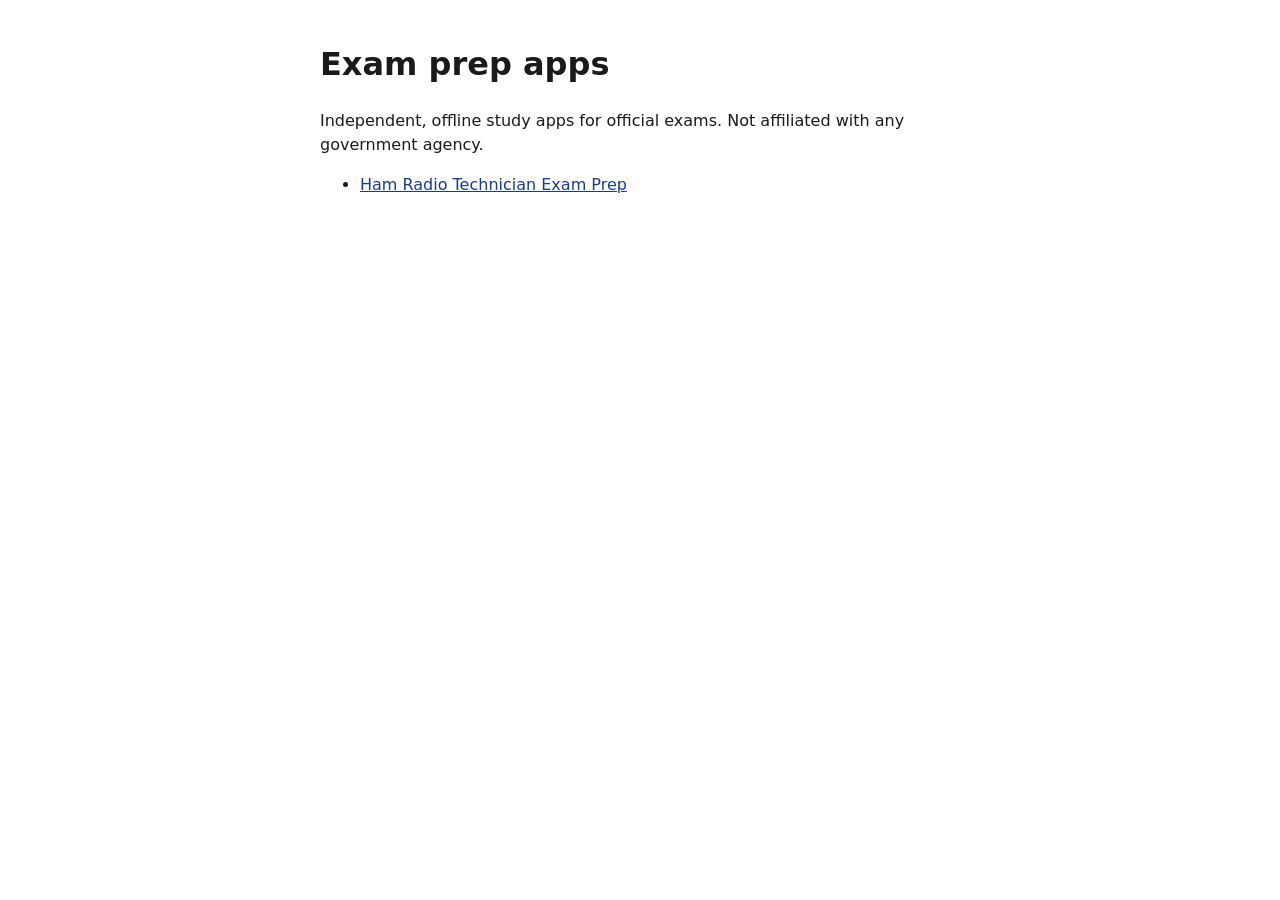
<file: index.html>
<!doctype html>
<html lang="en"><head><meta charset="utf-8"><meta name="viewport" content="width=device-width,initial-scale=1">
<title>Exam prep apps</title>
<style>body{font:16px/1.5 system-ui,sans-serif;max-width:640px;margin:40px auto;padding:0 16px;color:#1a1a1a;background:#fff}a{color:#1B3A8C}</style></head>
<body><h1>Exam prep apps</h1>
<p>Independent, offline study apps for official exams. Not affiliated with any government agency.</p>
<ul>
<li><a href="https://play.google.com/store/apps/details?id=app.hamprep.technician">Ham Radio Technician Exam Prep</a></li>
</ul></body></html>
</file>
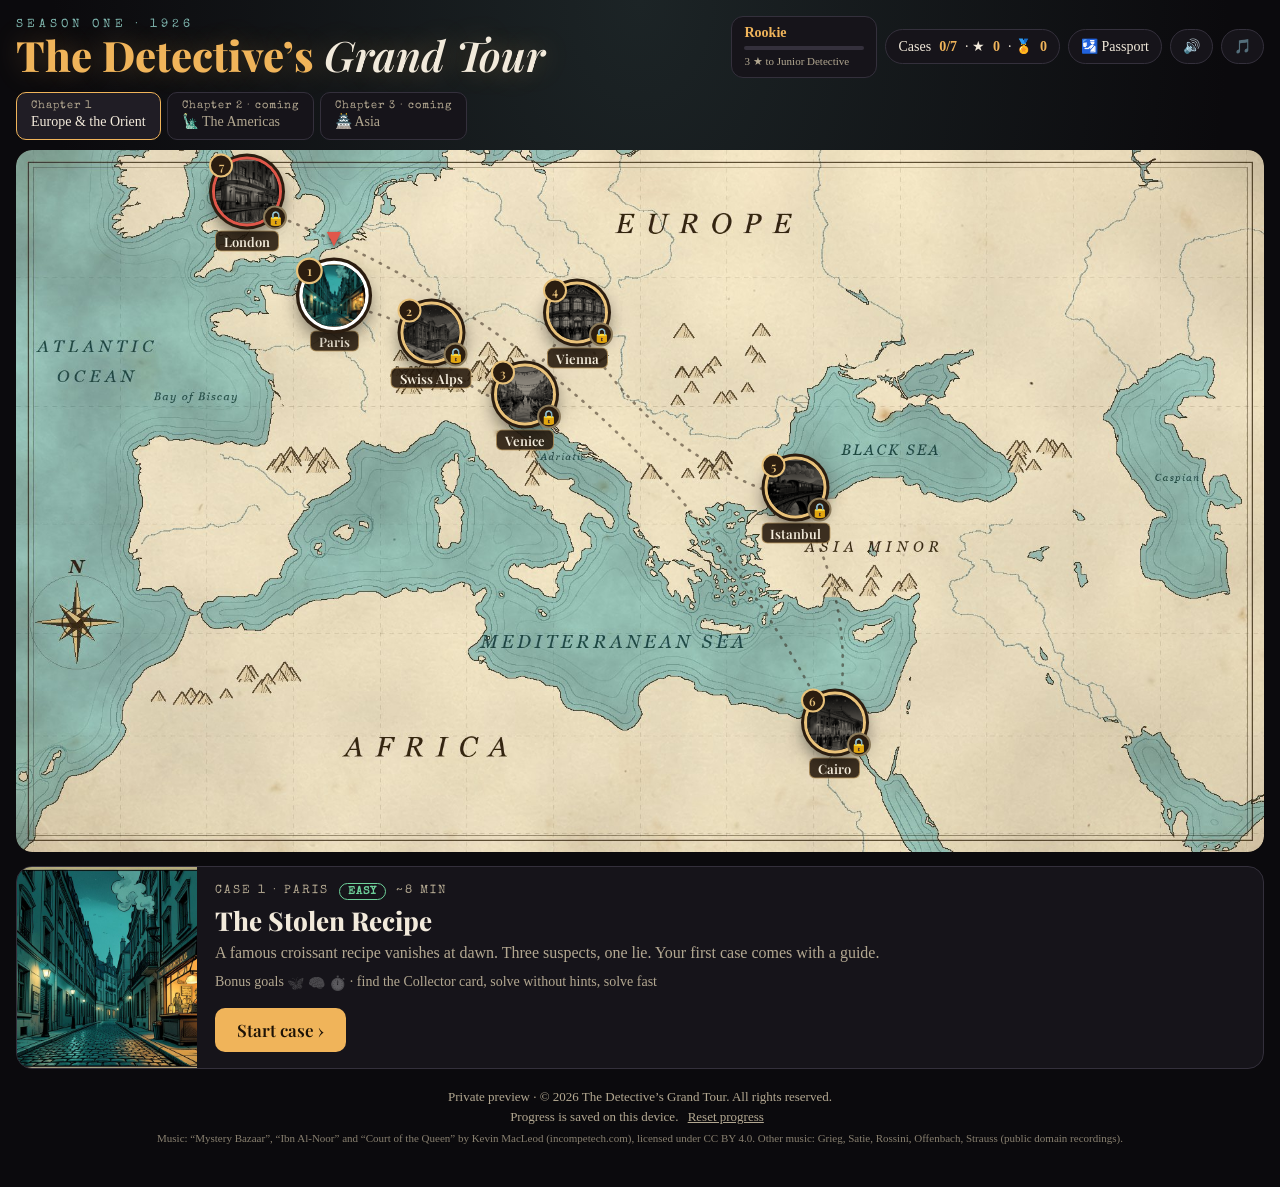
<file: case-files-fkryc/index.html>
<!doctype html>
<html lang="en">
<head>
<meta charset="utf-8">
<meta name="robots" content="noindex, nofollow">
<meta name="viewport" content="width=device-width,initial-scale=1,viewport-fit=cover">
<script src="shared/device.js"></script>
<title>The Detective's Grand Tour</title>
<meta name="description" content="A motion-comic detective game. Travel the world of 1926, question suspects, catch the liar.">
<link rel="preconnect" href="https://fonts.googleapis.com">
<link href="https://fonts.googleapis.com/css2?family=Special+Elite&family=Bangers&family=Playfair+Display:ital,wght@0,600;0,800;1,600&display=swap" rel="stylesheet">
<style>
:root { color-scheme: dark; --bg: #0b0a0d; --panel: #16141a; --panel2: #201d25; --line: #34303c; --text: #f2eadb; --muted: #b3a891; --amber: #f0b45a; --teal: #7fb7b0; --red: #e0574a; --good: #6fd29b; --ink: #2b1d10; --moth: #b9a6ff; }
* { box-sizing: border-box; }
html, body { margin: 0; background: var(--bg); color: var(--text); font: 16px/1.5 Georgia, serif; }
body { min-height: 100vh; background: radial-gradient(ellipse at top, #1c2426 0%, var(--bg) 65%) fixed; overflow-x: hidden; }
button { font: inherit; color: inherit; cursor: pointer; }
.wrap { max-width: 1400px; margin: 0 auto; padding: 0 16px; }

/* header */
header { display: flex; align-items: flex-end; justify-content: space-between; gap: 12px; flex-wrap: wrap; padding-top: 16px; }
.brand .kicker { margin: 0; font: 12px "Special Elite", monospace; letter-spacing: 4px; text-transform: uppercase; color: var(--teal); }
.brand h1 { margin: 2px 0 0; font: 800 clamp(26px, 5vw, 42px)/1.05 "Playfair Display", Georgia, serif; color: var(--amber); text-shadow: 0 0 28px rgba(240,180,90,.3); }
.brand h1 i { font-weight: 600; color: var(--text); }
.hud { display: flex; gap: 8px; align-items: center; flex-wrap: wrap; }
.pill { display: flex; gap: 8px; align-items: center; background: var(--panel); border: 1px solid var(--line); border-radius: 99px; padding: 6px 12px; font-size: 14px; white-space: nowrap; }
.pill b { color: var(--amber); }
.rank { flex-direction: column; align-items: flex-start; gap: 3px; border-radius: 12px; padding: 5px 12px 7px; }
.rank .bar { width: 120px; height: 4px; background: var(--line); border-radius: 4px; overflow: hidden; } .rank .bar i { display: block; height: 100%; background: var(--amber); transition: width .8s; }
.rank small { color: var(--muted); font-size: 11px; }
.iconbtn { background: var(--panel); border: 1px solid var(--line); border-radius: 99px; padding: 6px 12px; font-size: 14px; transition: border-color .2s; }
.iconbtn:hover { border-color: var(--amber); }
#mmus.off { opacity: .35; filter: grayscale(1); }

/* chapters */
.chapters { display: flex; gap: 6px; margin: 14px 0 10px; overflow-x: auto; scrollbar-width: none; }
.chapters button { flex: 0 0 auto; background: var(--panel); border: 1px solid var(--line); border-radius: 10px; padding: 7px 14px; font-size: 14px; color: var(--muted); text-align: left; }
.chapters button.on { color: var(--text); border-color: var(--amber); background: var(--panel2); }
.chapters button small { display: block; font: 11px "Special Elite", monospace; letter-spacing: 1px; color: var(--muted); }

/* map */
.mapwrap { overflow-x: auto; overflow-y: hidden; scrollbar-width: thin; -webkit-overflow-scrolling: touch; border-radius: 16px; }
.map { position: relative; width: max(100%, 980px); aspect-ratio: 16 / 9; border-radius: 16px; overflow: hidden; box-shadow: 0 20px 60px rgba(0,0,0,.6), 0 0 0 1px #4a3a22; }
.map > img { position: absolute; inset: 0; width: 100%; height: 100%; object-fit: cover; display: block; }
.route { position: absolute; inset: 0; width: 100%; height: 100%; pointer-events: none; z-index: 1; }
.route .all { fill: none; stroke: rgba(43,29,16,.5); stroke-width: 4; stroke-dasharray: 2 12; stroke-linecap: round; }
.route .done { fill: none; stroke: #b4321f; stroke-width: 5; stroke-dasharray: 2 12; stroke-linecap: round; animation: march 1.6s linear infinite; }
.route .draw { fill: none; stroke: #b4321f; stroke-width: 5; stroke-linecap: round; }
@keyframes march { to { stroke-dashoffset: -28; } }
.train { position: absolute; z-index: 3; width: 44px; height: 44px; margin: -22px 0 0 -22px; font-size: 30px; line-height: 44px; text-align: center; filter: drop-shadow(0 3px 3px rgba(0,0,0,.5)); pointer-events: none; }
.puff { position: absolute; z-index: 2; width: 16px; height: 16px; margin: -8px; border-radius: 50%; background: rgba(250,245,235,.85); pointer-events: none; animation: puff 1.4s ease-out forwards; }
@keyframes puff { to { transform: translate(-10px, -30px) scale(2.6); opacity: 0; } }

.stop { position: absolute; z-index: 2; transform: translate(-50%, -50%); background: none; border: 0; padding: 0; display: flex; flex-direction: column; align-items: center; gap: 4px; }
.medal { position: relative; width: 62px; height: 62px; border-radius: 50%; border: 3px solid #e9c27a; box-shadow: 0 0 0 3px var(--ink), 0 8px 18px rgba(0,0,0,.55); transition: transform .2s; background: var(--ink); }
.medal img { width: 100%; height: 100%; border-radius: 50%; object-fit: cover; display: block; }
.num { position: absolute; left: -6px; top: -6px; width: 24px; height: 24px; border-radius: 50%; background: var(--ink); color: #e9c27a; border: 2px solid #e9c27a; font: 600 12px/20px "Playfair Display", serif; text-align: center; }
.tag { font: 600 13px "Playfair Display", serif; color: #fff7e6; background: rgba(43,29,16,.9); border: 1px solid rgba(233,194,122,.6); border-radius: 6px; padding: 1px 8px; white-space: nowrap; }
.stars { font-size: 13px; letter-spacing: 1px; color: #f4c35c; text-shadow: 0 1px 2px #000; line-height: 1; }
.stars .dim { opacity: .3; }
.stop:hover .medal, .stop.sel .medal { transform: scale(1.12); }
.stop.sel .medal { border-color: #fff; }
.stop.soon .medal img, .stop.locked .medal img { filter: grayscale(1) brightness(.55) sepia(.3); }
.stop.soon .medal { width: 48px; height: 48px; border-color: #8b7a5a; }
.stop.soon .tag { font-size: 12px; opacity: .9; }
.badge { position: absolute; right: -8px; bottom: -6px; font-size: 14px; background: var(--ink); border-radius: 50%; width: 24px; height: 24px; display: grid; place-items: center; border: 2px solid #8b7a5a; }
.mothb { position: absolute; right: -9px; top: -7px; font-size: 13px; background: #15121c; border: 1.5px solid var(--moth); border-radius: 50%; width: 22px; height: 22px; display: grid; place-items: center; }
.stop.open .medal { animation: beacon 1.8s ease-out infinite; }
@keyframes beacon { 0% { box-shadow: 0 0 0 3px var(--ink), 0 0 0 3px rgba(240,180,90,.9); } 100% { box-shadow: 0 0 0 3px var(--ink), 0 0 0 26px rgba(240,180,90,0); } }
.here { position: absolute; top: -34px; left: 50%; transform: translateX(-50%); font: 22px/1 Georgia; color: var(--red); text-shadow: 0 2px 4px rgba(0,0,0,.6); animation: bob 1.2s ease-in-out infinite; }
@keyframes bob { 50% { transform: translate(-50%, -6px); } }
.stop.finale .medal { width: 70px; height: 70px; border-color: var(--red); }
.stop.pop .medal { animation: popin .7s cubic-bezier(.3,1.7,.5,1) both; }
@keyframes popin { from { transform: scale(.2); } }
.inkstamp { position: absolute; left: 50%; top: 50%; z-index: 4; transform: translate(-50%, -50%) rotate(-14deg); font: 20px "Bangers", Impact, sans-serif; letter-spacing: 2px; color: #c0291c; border: 3px solid #c0291c; border-radius: 6px; padding: 0 8px; background: rgba(250,240,220,.75); animation: stampin .45s cubic-bezier(.3,1.6,.5,1) both; pointer-events: none; }
@keyframes stampin { from { opacity: 0; transform: translate(-50%, -50%) rotate(-14deg) scale(3.2); } }

/* locked chapter */
.chapterlock { aspect-ratio: 16 / 9; min-height: 320px; border-radius: 16px; display: grid; place-items: center; text-align: center; padding: 24px; background: radial-gradient(ellipse, #2a2116, #120e0a); border: 1px solid #4a3a22; }
.chapterlock .big { font-size: 54px; } .chapterlock h2 { font: 800 28px "Playfair Display", serif; margin: 6px 0; color: var(--amber); }
.chapterlock p { color: var(--muted); max-width: 460px; margin: 0 auto 14px; }

/* case card */
.case { display: grid; grid-template-columns: 180px 1fr; gap: 18px; background: var(--panel); border: 1px solid var(--line); border-radius: 16px; overflow: hidden; margin-top: 14px; animation: up .35s cubic-bezier(.2,.8,.2,1) both; }
@keyframes up { from { opacity: 0; transform: translateY(10px); } }
.case > img { width: 100%; height: 100%; min-height: 160px; object-fit: cover; display: block; }
.case .body { padding: 16px 16px 16px 0; display: flex; flex-direction: column; gap: 6px; }
.meta { font: 12px "Special Elite", monospace; letter-spacing: 2px; text-transform: uppercase; color: var(--muted); display: flex; gap: 10px; flex-wrap: wrap; align-items: center; }
.case h2 { margin: 0; font: 800 26px/1.15 "Playfair Display", Georgia, serif; }
.case p { margin: 0; color: var(--muted); }
.diff { font: 600 11px "Special Elite", monospace; letter-spacing: 1px; text-transform: uppercase; padding: 2px 8px; border-radius: 99px; border: 1px solid; }
.diff.easy { color: var(--good); } .diff.medium { color: var(--amber); } .diff.hard { color: var(--red); }
.cta { margin-top: 8px; display: flex; gap: 12px; align-items: center; flex-wrap: wrap; }
.btn { display: inline-block; background: var(--amber); color: #1d1206; border: 0; border-radius: 10px; padding: 11px 22px; font: 600 17px "Playfair Display", Georgia, serif; text-decoration: none; transition: transform .15s, box-shadow .2s; }
.btn:hover { transform: translateY(-2px); box-shadow: 0 6px 20px rgba(240,180,90,.3); }
.btn.off { background: var(--panel2); color: var(--muted); border: 1px solid var(--line); pointer-events: none; }
.note { color: var(--muted); font-size: 14px; }
.mothnote { color: var(--moth); font-size: 13px; }
.foot { text-align: center; color: var(--muted); font-size: 13px; margin: 18px 0 40px; }
.foot .credits { font-size: 11px; opacity: .75; }
.foot button { background: none; border: 0; color: var(--muted); text-decoration: underline; font-size: 13px; }

/* overlays: passport, celebration */
.overlay { position: fixed; inset: 0; z-index: 30; background: rgba(5,4,3,.78); display: flex; align-items: center; justify-content: center; padding: 16px; animation: fade .25s both; }
@keyframes fade { from { opacity: 0; } }
.sheet { width: min(760px, 100%); max-height: 92vh; overflow: auto; border-radius: 16px; animation: pop .4s cubic-bezier(.2,1.3,.4,1) both; }
@keyframes pop { from { opacity: 0; transform: scale(.9) rotate(-1deg); } }
.passport { background: #efe2c4; color: var(--ink); padding: 22px; box-shadow: inset 0 0 60px rgba(120,80,30,.35); }
.passport h2 { font: 800 26px "Playfair Display", serif; margin: 0; text-align: center; letter-spacing: 3px; }
.passport .who { text-align: center; font: 13px "Special Elite", monospace; letter-spacing: 2px; margin: 4px 0 16px; }
.pages { display: grid; grid-template-columns: repeat(auto-fill, minmax(150px, 1fr)); gap: 12px; }
.page { position: relative; min-height: 140px; border: 1px dashed rgba(43,29,16,.35); border-radius: 8px; display: grid; place-items: center; padding: 22px 10px 10px; text-align: center; }
.page .city { position: absolute; left: 8px; top: 6px; font: 11px "Special Elite", monospace; letter-spacing: 1px; opacity: .55; text-transform: uppercase; }
.pstamp { border: 3px double currentColor; border-radius: 50%; width: 100px; height: 100px; margin: 0 auto; display: grid; place-content: center; transform: rotate(var(--r)); font: 700 13px "Playfair Display", serif; text-transform: uppercase; letter-spacing: 1px; line-height: 1.25; mix-blend-mode: multiply; opacity: .88; }
.pstamp small { font: 10px "Special Elite", monospace; letter-spacing: 1px; }
.page.empty .pstamp { border-style: dashed; opacity: .22; }
.souv { font-size: 12px; font-style: italic; margin-top: 6px; opacity: .8; }
.cfile { margin-top: 18px; background: #16121c; color: #e8e0f8; border-radius: 12px; padding: 14px; }
.cfile h3 { margin: 0 0 4px; font: 800 18px "Playfair Display", serif; color: var(--moth); }
.cards { display: flex; gap: 8px; flex-wrap: wrap; margin-top: 10px; }
.ccard { width: 58px; height: 36px; border-radius: 4px; display: grid; place-items: center; font-size: 15px; background: #050407; border: 1px solid #3a3346; box-shadow: 0 3px 8px rgba(0,0,0,.5); }
.ccard.got { border-color: var(--moth); box-shadow: 0 0 12px rgba(185,166,255,.35); } .ccard.no { opacity: .35; font: 13px Georgia; color: #888; }
.close { display: block; margin: 16px auto 0; }

.celebrate { text-align: center; background: var(--panel); border: 1px solid var(--amber); border-radius: 16px; padding: 26px 22px; width: min(440px, 100%); animation: pop .45s cubic-bezier(.2,1.3,.4,1) both; }
.celebrate .k { font: 12px "Special Elite", monospace; letter-spacing: 3px; color: var(--teal); text-transform: uppercase; }
.celebrate h2 { font: 800 30px "Playfair Display", serif; margin: 6px 0; color: var(--amber); }
.celebrate .stars { font-size: 34px; }
.banner { position: fixed; left: 50%; top: 18px; transform: translateX(-50%); z-index: 40; background: #1f1a12; border: 2px solid var(--amber); border-radius: 12px; padding: 10px 18px; font: 600 16px "Playfair Display", serif; box-shadow: 0 10px 30px rgba(0,0,0,.6); animation: drop .5s cubic-bezier(.2,1.4,.4,1) both; max-width: calc(100vw - 32px); text-align: center; }
@keyframes drop { from { opacity: 0; transform: translate(-50%, -30px); } }

.badges { display: inline-flex; gap: 4px; vertical-align: middle; } .badges i { font-style: normal; filter: grayscale(1); opacity: .3; } .badges i.on { filter: none; opacity: 1; } .badges.big { font-size: 20px; }
.passport .badges { display: flex; justify-content: center; margin-top: 4px; }
.consent { position: fixed; left: 50%; bottom: 14px; transform: translateX(-50%); z-index: 25; width: min(560px, calc(100vw - 32px)); background: #1f1a12; border: 1px solid var(--amber); border-radius: 14px; padding: 12px 14px; box-shadow: 0 10px 40px rgba(0,0,0,.6); font-size: 14px; animation: drop .5s both; }
.consent p { margin: 0 0 8px; } .consent .btn { padding: 7px 14px; font-size: 14px; } .consent .btn.ghost { background: transparent; color: var(--text); border: 1px solid var(--line); }
@media (max-width: 620px) {
  .case { grid-template-columns: 1fr; gap: 0; } .case > img { display: none; } .case .body { padding: 14px; } .case h2 { font-size: 22px; }
  .map { width: 980px; } .rank .bar { width: 90px; }
}
@media (prefers-reduced-motion: reduce) { *, *::before, *::after { animation: none !important; transition: none !important; } }

/* ===================== phone layout (html.phone, set by shared/device.js) ===================== */
.lbl-s { display: none; }
html.phone body { overflow: hidden; -webkit-tap-highlight-color: transparent; }
html.phone .wrap { height: 100vh; height: 100dvh; display: flex; flex-direction: column; padding: 0; }
html.phone header { flex: 0 0 auto; flex-wrap: nowrap; align-items: center; gap: 8px; padding: calc(8px + env(safe-area-inset-top)) 12px 6px; }
html.phone .brand { min-width: 0; } html.phone .brand .kicker { font-size: 9.5px; letter-spacing: 2.5px; }
html.phone .brand h1 { font-size: 21px; white-space: nowrap; }
html.phone .hud { flex-wrap: nowrap; gap: 6px; }
html.phone .hud .pill:not(.rank) { display: none; }
html.phone .rank { padding: 4px 10px 5px; } html.phone .rank b { font-size: 13px; } html.phone .rank .bar { width: 64px; } html.phone .rank small { display: none; }
html.phone .lbl { display: none; } html.phone .lbl-s { display: inline; }
html.phone .iconbtn { padding: 7px 10px; font-size: 16px; }
html.phone .chapters { flex: 0 0 auto; margin: 0; padding: 2px 12px 8px; gap: 6px; }
html.phone .chapters button { padding: 4px 11px; font-size: 13px; border-radius: 99px; }
html.phone .chapters button small { display: none; }
html.phone #stage { flex: 1 1 auto; min-height: 0; position: relative; }
html.phone .mapwrap { height: 100%; overflow: auto; border-radius: 0; scrollbar-width: none; overscroll-behavior: contain; }
html.phone .mapwrap::-webkit-scrollbar { display: none; }
html.phone .map { width: auto; height: max(100%, 560px); aspect-ratio: 16 / 9; border-radius: 0; box-shadow: none; }
html.phone .medal { width: 58px; height: 58px; } html.phone .stop.soon .medal { width: 46px; height: 46px; } html.phone .stop.finale .medal { width: 64px; height: 64px; }
html.phone .stop .tag { font-size: 13px; }
html.phone .chapterlock { height: 100%; min-height: 0; aspect-ratio: auto; border-radius: 0; border: 0; }
html.phone #card { flex: 0 0 auto; position: relative; z-index: 5; }
html.phone .case { margin: 0; border-radius: 18px 18px 0 0; border-bottom: 0; grid-template-columns: 1fr; gap: 0; box-shadow: 0 -10px 30px rgba(0,0,0,.55); }
html.phone .case > img { display: none; }
html.phone .case .body { padding: 12px 16px calc(14px + env(safe-area-inset-bottom)); gap: 4px; }
html.phone .case h2 { font-size: 21px; }
html.phone .case p { font-size: 14.5px; line-height: 1.4; display: -webkit-box; -webkit-line-clamp: 2; -webkit-box-orient: vertical; overflow: hidden; }
html.phone .case .note { font-size: 13px; }
html.phone .cta { margin-top: 6px; } html.phone .cta .btn { flex: 1 1 auto; text-align: center; padding: 13px 18px; font-size: 18px; }
html.phone .cta .note { flex: 1 1 100%; text-align: center; }
html.phone .foot { display: none; }
@media (max-width: 400px) { html.phone .iconbtn { padding: 6px 7px; font-size: 15px; } html.phone .rank .bar { display: none; } html.phone .rank { padding: 5px 9px; } html.phone .brand h1 { font-size: 19px; } html.phone .brand .kicker { letter-spacing: 1.5px; white-space: nowrap; } html.phone .hud { gap: 4px; } }
@media (max-height: 760px) { html.phone .case .body > .note { display: none; } html.phone .case p { -webkit-line-clamp: 1; } }
html.phone .overlay { align-items: flex-end; padding: 0; }
html.phone .sheet { width: 100%; max-height: 90vh; border-radius: 18px 18px 0 0; padding-bottom: calc(22px + env(safe-area-inset-bottom)); }
html.phone .pages { grid-template-columns: repeat(2, 1fr); gap: 8px; }
html.phone .pstamp { width: 84px; height: 84px; font-size: 11px; }
html.phone .celebrate { margin-bottom: calc(24px + env(safe-area-inset-bottom)); width: calc(100% - 24px); }
html.phone .celebrate .btn { width: 100%; padding: 14px; }
html.phone .consent { bottom: calc(12px + env(safe-area-inset-bottom)); }
html.phone .banner { top: calc(10px + env(safe-area-inset-top)); }
</style>
</head>
<body>
<div class="wrap">
  <header>
    <div class="brand"><p class="kicker">Season one · 1926</p><h1><span class="lbl">The Detective’s </span><i>Grand Tour</i></h1></div>
    <div class="hud" id="hud"></div>
  </header>
  <nav class="chapters" id="chapters"></nav>
  <div id="stage"></div>
  <div id="card"></div>
  <p class="foot">Private preview · © 2026 The Detective’s Grand Tour. All rights reserved.<br>Progress is saved on this device. <button id="reset">Reset progress</button><br><span class="credits">Music: “Mystery Bazaar”, “Ibn Al-Noor” and “Court of the Queen” by Kevin MacLeod (incompetech.com), licensed under CC BY 4.0. Other music: Grieg, Satie, Rossini, Offenbach, Strauss (public domain recordings).</span></p>
</div>

<script src="tour/chapter1.js"></script>
<script src="shared/track.js"></script>
<script>
// ===== Tour data. Release 1: chapter 1, cases 1-3 playable; the rest "Coming soon". =====
// ready = built and playable. dev = playable only with ?dev in the address (local testing).
var CHAPTERS = [
  { id: "chapter1", name: "Europe & the Orient", sub: "Chapter 1", map: "chapter1", stops: [
    { id: "paris",    city: "Paris",      title: "The Stolen Recipe",           diff: "easy",   mins: 8,  ready: true, href: "paris/index.html", thumb: "paris/img/co_1.jpg", souvenir: "A golden croissant recipe",
      blurb: "A famous croissant recipe vanishes at dawn. Three suspects, one lie. Your first case comes with a guide." },
    { id: "alps",     city: "Swiss Alps", title: "Snowbound at the Sanatorium", diff: "easy",   mins: 10, ready: true, href: "alps/index.html", nudge: [-2.6, -2.2], thumb: "alps/img/co_1.jpg", souvenir: "Anton’s winning ski badge",
      blurb: "Someone drugged the champion’s cocoa the night before the big race. Four guests, one liar." },
    { id: "venice",   city: "Venice",     title: "Masks at the Regatta",        diff: "easy",   mins: 12, ready: true, href: "venice/index.html", nudge: [1.4, 1.8], thumb: "venice/img/co_1.jpg", souvenir: "A gold-and-crimson mask ribbon",
      blurb: "The Golden Oar disappears an hour before the race. This time, someone lies about someone else." },
    { id: "vienna",   city: "Vienna",     title: "The Last Aria",               diff: "medium", mins: 14, ready: true, href: "vienna/index.html", thumb: "vienna/img/co_1.jpg",
      blurb: "Opening night. The diva hits her high note, and the lights go out." },
    { id: "istanbul", city: "Istanbul",   title: "Last Stop, Constantinople",   diff: "medium", mins: 15, ready: true, href: "istanbul/index.html", thumb: "istanbul/img/co_1.jpg",
      blurb: "The night train arrives with one passenger fewer than it left with." },
    { id: "cairo",    city: "Cairo",      title: "The Pharaoh’s Gala",          diff: "medium", mins: 16, ready: true, href: "cairo/index.html", thumb: "cairo/img/co_1.jpg", ship: true,
      blurb: "A golden scarab vanishes from a sealed case during the museum’s grand gala." },
    { id: "seance",   city: "London",     title: "The Séance at Hotel Lumière", diff: "hard",   mins: 20, ready: true, finale: true, ship: true, pin: "london", nudge: [-3.5, -4.5], href: "seance/index.html", thumb: "seance/img/co_p1.jpg",
      blurb: "The chapter finale. Seven hands joined in the dark. One of them let go. And the Collector is in the room." }
  ] },
  { id: "chapter2", name: "The Americas", sub: "Chapter 2", icon: "🗽", lockedText: "New York, Chicago, New Orleans, Havana… The Collector crosses the Atlantic." },
  { id: "chapter3", name: "Asia", sub: "Chapter 3", icon: "🏯", lockedText: "Bombay, Shanghai, Tokyo… The trail leads east." }
];
var RANKS = [[0, "Rookie"], [3, "Junior Detective"], [6, "Detective"], [9, "Inspector"], [13, "Chief Inspector"], [18, "Legend of the Yard"]];
var DEV = /[?&]dev/.test(location.search);
var CREDITS = "Music: “Mystery Bazaar”, “Ibn Al-Noor” and “Court of the Queen” by Kevin MacLeod (incompetech.com), licensed under CC BY 4.0. Other music: Grieg, Satie, Rossini, Offenbach, Strauss (public domain recordings).";
var CH = CHAPTERS[0], STOPS = CH.stops, PINS = window.MAPS[CH.map].pins;

// ===== storage (reads and writes may fail in private windows) =====
function getj(k, d) { try { var v = JSON.parse(localStorage.getItem(k)); return v == null ? d : v; } catch (e) { return d; } }
function setj(k, v) { try { localStorage.setItem(k, JSON.stringify(v)); } catch (e) {} }
function saved(id) { return getj("episode." + id + ".v1", {}) || {}; }
var GOALS = [["moth", "🦋", "Sharp eye: found the Collector card"], ["nohint", "🧠", "Own wits: solved without hints"], ["fast", "⏱️", "Quick wit: solved fast"]];
function badgeRow(id, big) { var b = getj("badges." + id, []); return '<span class="badges' + (big ? " big" : "") + '">' + GOALS.map(function (g) { return '<i class="' + (b.indexOf(g[0]) >= 0 ? "on" : "") + '" title="' + g[2] + '">' + g[1] + "</i>"; }).join("") + "</span>"; }
function badgeCount() { return STOPS.reduce(function (a, s) { return a + getj("badges." + s.id, []).length; }, 0); }
function starsOf(id) { var s = saved(id); if (!s.solved) return 0; return s.stars || Math.max(1, 3 - (s.wrong || 0) - (id === "seance" ? (s.hints || 0) : 0)); }
function playable(s) { return s.ready || (DEV && s.dev); }
function esc(t) { return String(t).replace(/[&<>"]/g, function (c) { return { "&": "&amp;", "<": "&lt;", ">": "&gt;", '"': "&quot;" }[c]; }); }
function statuses() {
  var blocked = false;
  return STOPS.map(function (s) { if (!playable(s)) return "soon"; if (starsOf(s.id)) return "solved"; if (blocked) return "locked"; blocked = true; return "open"; });
}
function totalStars() { return STOPS.reduce(function (a, s) { return a + starsOf(s.id); }, 0); }
function rankOf(n) { var r = RANKS[0], next = RANKS[1]; RANKS.forEach(function (x, i) { if (n >= x[0]) { r = x; next = RANKS[i + 1] || null; } }); return { name: r[1], from: r[0], next: next }; }

// ===== sound: synthesised with WebAudio (no audio files, no licences) =====
var SND = (function () {
  var ctx = null, master = null, amb = null, on = getj("tour.sound", true);
  function init() { if (ctx) return; try { ctx = new (window.AudioContext || window.webkitAudioContext)(); master = ctx.createGain(); master.gain.value = on ? 1 : 0; master.connect(ctx.destination); } catch (e) { ctx = null; } }
  function brown(sec) { var b = ctx.createBuffer(1, ctx.sampleRate * sec, ctx.sampleRate), d = b.getChannelData(0), last = 0; for (var i = 0; i < d.length; i++) { last = (last + 0.02 * (Math.random() * 2 - 1)) / 1.02; d[i] = last * 3.5; } return b; }
  function white(sec) { var b = ctx.createBuffer(1, ctx.sampleRate * sec, ctx.sampleRate), d = b.getChannelData(0); for (var i = 0; i < d.length; i++) d[i] = Math.random() * 2 - 1; return b; }
  function env(g, t, a, peak, dec) { g.gain.setValueAtTime(0.0001, t); g.gain.exponentialRampToValueAtTime(peak, t + a); g.gain.exponentialRampToValueAtTime(0.0001, t + a + dec); }
  function tone(type, f0, f1, dur, vol, at) { if (!ctx) return; var t = ctx.currentTime + (at || 0), o = ctx.createOscillator(), g = ctx.createGain(); o.type = type; o.frequency.setValueAtTime(f0, t); if (f1) o.frequency.exponentialRampToValueAtTime(f1, t + dur); env(g, t, 0.005, vol, dur); o.connect(g); g.connect(master); o.start(t); o.stop(t + dur + 0.05); }
  function burst(buf, type, freq, q, dur, vol, at) { if (!ctx) return; var t = ctx.currentTime + (at || 0), s = ctx.createBufferSource(), f = ctx.createBiquadFilter(), g = ctx.createGain(); s.buffer = buf; f.type = type; f.frequency.value = freq; f.Q.value = q; env(g, t, 0.004, vol, dur); s.connect(f); f.connect(g); g.connect(master); s.start(t); s.stop(t + dur + 0.05); }
  var api = {
    unlock: function () { init(); if (ctx && ctx.state === "suspended") ctx.resume(); if (on) api.ambience(); api.music(); },
    // map music: Grieg, Morning Mood (Musopen, public domain), quiet loop under the harbour sound
    music: function () { if (!api._m) { try { api._m = new Audio("tour/audio/music.m4a"); api._m.loop = true; api._m.volume = 0.22; } catch (e) { return; } } if (on && getj("tour.music", true)) api._m.play().catch(function () {}); else api._m.pause(); },
    musicOn: function () { return getj("tour.music", true); },
    toggleMusic: function () { setj("tour.music", !getj("tour.music", true)); api.music(); return getj("tour.music", true); },
    isOn: function () { return on; },
    toggle: function () { on = !on; setj("tour.sound", on); init(); if (master) master.gain.setTargetAtTime(on ? 1 : 0, ctx.currentTime, 0.05); if (on) api.ambience(); api.music(); return on; },
    tick: function () { tone("triangle", 1800, 1200, 0.05, 0.08); },
    paper: function () { if (ctx) burst(white(0.3), "bandpass", 2400, 0.7, 0.22, 0.25); },
    stamp: function (at) { if (!ctx) return; tone("sine", 140, 45, 0.25, 0.9, at); burst(white(0.1), "lowpass", 900, 0.8, 0.06, 0.6, at); },
    chuff: function (at) { if (ctx) burst(white(0.3), "lowpass", 700 + Math.random() * 300, 1.2, 0.16, 0.5, at); },
    whistle: function (at) { if (!ctx) return; [740, 932, 1108].forEach(function (f) { tone("sine", f, f * 0.99, 1.1, 0.12, at); }); burst(white(1.2), "bandpass", 1000, 4, 1.0, 0.12, at); },
    horn: function (at) { if (!ctx) return; tone("sawtooth", 98, 96, 1.8, 0.06, at); tone("sawtooth", 147, 145, 1.8, 0.04, at); },
    ding: function (at) { if (!ctx) return; tone("sine", 1318, 0, 1.4, 0.22, at); tone("sine", 2636, 0, 0.9, 0.08, at); tone("sine", 1975, 0, 1.1, 0.07, (at || 0) + 0.12); },
    fanfare: function () { if (!ctx) return; [523, 659, 784, 1046].forEach(function (f, i) { tone("triangle", f, 0, 0.5, 0.16, i * 0.11); }); },
    ambience: function () { // a quiet harbour: slow waves of filtered noise, now and then a far-off ship horn
      if (!ctx || amb) return;
      var s = ctx.createBufferSource(); s.buffer = brown(4); s.loop = true;
      var f = ctx.createBiquadFilter(); f.type = "lowpass"; f.frequency.value = 520;
      var g = ctx.createGain(); g.gain.value = 0.035;
      var lfo = ctx.createOscillator(), lg = ctx.createGain(); lfo.frequency.value = 0.09; lg.gain.value = 0.03; lfo.connect(lg); lg.connect(g.gain);
      s.connect(f); f.connect(g); g.connect(master); s.start(); lfo.start(); amb = s;
      (function far() { setTimeout(function () { if (on && ctx) { tone("sawtooth", 98, 96, 2.2, 0.02); tone("sawtooth", 147, 145, 2.2, 0.012); } far(); }, 25000 + Math.random() * 30000); })();
    }
  };
  return api;
})();
["pointerdown", "keydown"].forEach(function (ev) { window.addEventListener(ev, function () { SND.unlock(); }, { once: true }); });

// ===== drawing =====
var stage = document.getElementById("stage"), card = document.getElementById("card");
var ST = statuses(), chapterIdx = 0, TRIP = -1;
var selected = ST.indexOf("open") >= 0 ? ST.indexOf("open") : Math.max(0, ST.lastIndexOf("solved"));

function pin(s) { var p = PINS[s.pin || s.id], n = s.nudge || [0, 0]; return [p[0] + n[0], p[1] + n[1]]; } // nudge: keep close cities from overlapping
function xy(i) { var p = pin(STOPS[i]); return [p[0] / 100 * 1920, p[1] / 100 * 1080]; }
function seg(a, b, k) { var mx = (a[0] + b[0]) / 2, my = (a[1] + b[1]) / 2, dx = b[0] - a[0], dy = b[1] - a[1], bend = (k % 2 ? -1 : 1) * 0.2;
  return " Q " + (mx - dy * bend).toFixed(1) + " " + (my + dx * bend).toFixed(1) + " " + b[0].toFixed(1) + " " + b[1].toFixed(1); }
function pathUpTo(n) { var d = "M " + xy(0).join(" "); for (var i = 1; i <= n; i++) d += seg(xy(i - 1), xy(i), i); return d; }
function starRow(n) { return [0, 1, 2].map(function (k) { return k < n ? "★" : '<span class="dim">★</span>'; }).join(""); }

function drawHud() {
  var n = totalStars(), r = rankOf(n), solved = ST.filter(function (x) { return x === "solved"; }).length;
  var pct = r.next ? Math.round((n - r.from) / (r.next[0] - r.from) * 100) : 100;
  document.getElementById("hud").innerHTML =
    '<div class="pill rank" title="Earn stars to rise in rank"><b>' + esc(r.name) + '<span class="lbl-s"> · ★ ' + n + '</span></b><span class="bar"><i style="width:' + pct + '%"></i></span><small>' + (r.next ? (r.next[0] - n) + " ★ to " + esc(r.next[1]) : "Top rank") + "</small></div>" +
    '<div class="pill">Cases <b>' + solved + "/" + STOPS.length + "</b> · ★ <b>" + n + "</b> · 🏅 <b>" + badgeCount() + "</b></div>" +
    '<button class="iconbtn" id="pp" aria-label="Passport">🛂<span class="lbl"> Passport</span></button><button class="iconbtn" id="snd" aria-label="Sound on or off">' + (SND.isOn() ? "🔊" : "🔇") + '</button><button class="iconbtn' + (SND.musicOn() ? "" : " off") + '" id="mmus" aria-label="Music on or off" title="Music">🎵</button>';
  document.getElementById("pp").onclick = function () { SND.paper(); passport(); };
  document.getElementById("snd").onclick = function () { this.textContent = SND.toggle() ? "🔊" : "🔇"; };
  document.getElementById("mmus").onclick = function () { this.classList.toggle("off", !SND.toggleMusic()); };
}

function drawChapters() {
  var votes = getj("tour.votes", {});
  document.getElementById("chapters").innerHTML = CHAPTERS.map(function (c, i) {
    return '<button data-ch="' + i + '" class="' + (i === chapterIdx ? "on" : "") + '"><small>' + esc(c.sub) + (c.stops ? "" : votes[c.id] ? " · you asked for it ✓" : " · coming") + "</small>" + (c.icon ? c.icon + " " : "") + esc(c.name) + "</button>";
  }).join("");
  document.querySelectorAll("[data-ch]").forEach(function (b) { b.onclick = function () { chapterIdx = +b.getAttribute("data-ch"); SND.paper(); render(); }; });
}

function drawMap() {
  var lastSolved = ST.lastIndexOf("solved"), doneTo = TRIP >= 0 ? TRIP : lastSolved + 1;
  stage.innerHTML = '<div class="mapwrap" id="mw"><div class="map" id="map"><img src="' + window.MAPS[CH.map].img + '" alt="Map of Europe, the Mediterranean and the Near East">' +
    '<svg class="route" id="route" viewBox="0 0 1920 1080" preserveAspectRatio="none" aria-hidden="true"><path class="all" d="' + pathUpTo(STOPS.length - 1) + '"/>' +
    (lastSolved >= 0 && doneTo > 0 ? '<path class="done" d="' + pathUpTo(Math.min(STOPS.length - 1, doneTo)) + '"/>' : "") + "</svg>" +
    STOPS.map(function (s, i) {
      var st = ST[i], n = starsOf(s.id), p = pin(s);
      if (TRIP >= 0 && i === TRIP + 1 && st === "open") st = "locked"; // revealed when the train arrives
      return '<button class="stop ' + st + (s.finale ? " finale" : "") + (i === selected ? " sel" : "") + '" data-i="' + i + '" style="left:' + p[0] + "%;top:" + p[1] + '%" aria-label="' + esc(s.city + ": " + s.title + " (" + (st === "soon" ? "coming soon" : st) + ")") + '">' +
        '<span class="medal"><img src="' + s.thumb + '" alt=""><span class="num">' + (i + 1) + "</span>" +
        (st === "soon" ? '<span class="badge">⏳</span>' : st === "locked" ? '<span class="badge">🔒</span>' : "") +
        (saved(s.id).moth ? '<span class="mothb" title="Collector card found">🦋</span>' : "") +
        (st === "open" ? '<span class="here">▼</span>' : "") + "</span>" +
        '<span class="tag">' + esc(s.city) + "</span>" +
        (st === "solved" ? '<span class="stars">' + starRow(n) + "</span>" : "") + "</button>";
    }).join("") + "</div></div>";
  stage.querySelectorAll(".stop").forEach(function (b) { b.onclick = function () { if (TRIP >= 0) return; selected = +b.getAttribute("data-i"); SND.tick(); drawMap(); drawCard(); }; });
}

function drawLocked() {
  var c = CHAPTERS[chapterIdx], votes = getj("tour.votes", {});
  stage.innerHTML = '<div class="chapterlock"><div><div class="big">' + c.icon + '</div><h2>' + esc(c.sub + ": " + c.name) + "</h2><p>" + esc(c.lockedText) + "</p><p>This chapter opens if enough detectives ask for it.</p>" +
    (votes[c.id] ? '<span class="btn off">✓ You asked for it</span>' : '<button class="btn" id="vote">I want this chapter</button>') + "</div></div>";
  card.innerHTML = "";
  var v = document.getElementById("vote"); if (v) v.onclick = function () { votes[c.id] = Date.now(); setj("tour.votes", votes); T("vote", { chapter: c.id }); SND.ding(); drawChapters(); drawLocked(); };
}

function drawCard() {
  var s = STOPS[selected], st = ST[selected], n = starsOf(s.id), sv = saved(s.id);
  var prev = STOPS.filter(function (x, i) { return i < selected && ST[i] === "open"; })[0];
  var cta = st === "soon" ? '<span class="btn off">Coming soon</span><span class="note">New cases are on their way.</span>'
    : st === "locked" ? '<span class="btn off">🔒 Locked</span><span class="note">Solve ' + esc(prev ? prev.city : "the previous case") + " first.</span>"
    : '<a class="btn" href="' + s.href + '">' + (st === "solved" ? "Play again" : sv.started ? "Continue case ›" : "Start case ›") + "</a>" +
      (st === "solved" ? '<span class="stars" style="font-size:20px">' + starRow(n) + "</span>" : "");
  var moth = st === "soon" ? "" : '<span class="note">Bonus goals ' + badgeRow(s.id) + (getj("badges." + s.id, []).length < 3 ? " · find the Collector card, solve without hints, solve fast" : " · all earned!") + "</span>";
  card.innerHTML = '<div class="case"><img src="' + s.thumb + '" alt=""><div class="body">' +
    '<div class="meta"><span>Case ' + (selected + 1) + " · " + esc(s.city) + '</span><span class="diff ' + s.diff + '">' + s.diff + "</span><span>~" + s.mins + " min</span></div>" +
    "<h2>" + esc(s.title) + "</h2><p>" + esc(s.blurb) + "</p>" + moth + '<div class="cta">' + cta + "</div></div></div>";
}

function passport() {
  var n = totalStars(), cards = STOPS.filter(function (s) { return saved(s.id).moth; }).length;
  var o = document.createElement("div"); o.className = "overlay";
  o.innerHTML = '<div class="sheet passport" role="dialog" aria-label="Passport"><h2>PASSPORT</h2><div class="who">Detective · ' + esc(rankOf(n).name) + " · ★ " + n + "</div>" +
    '<div class="pages">' + STOPS.map(function (s, i) {
      var k = starsOf(s.id), col = ["#7a1f14", "#1f4a6b", "#2f5e2a", "#6b2a5e", "#7a5a14", "#14596b", "#5e1f1f"][i % 7];
      return '<div class="page' + (k ? "" : " empty") + '"><span class="city">' + (i + 1) + " · " + esc(s.city) + '</span><div><div class="pstamp" style="--r:' + ((i * 37) % 30 - 15) + "deg;color:" + col + '"><span>' + esc(s.city) + "</span><small>1926</small><span>" + (k ? "★".repeat(k) : "") + "</span></div>" +
        (k && s.souvenir ? '<div class="souv">Souvenir: ' + esc(s.souvenir) + "</div>" : "") + (k ? badgeRow(s.id) : "") + "</div></div>";
    }).join("") + "</div>" +
    '<div class="cfile"><h3>🦋 The Collector file</h3><div style="font-size:14px;opacity:.85">' + cards + " of " + STOPS.length + " black calling cards found. Each case hides one. Someone is paying people across Europe to steal for them. Who?</div>" +
    '<div class="cards">' + STOPS.map(function (s) { return saved(s.id).moth ? '<span class="ccard got" title="' + esc(s.city) + '">🦋</span>' : '<span class="ccard no">?</span>'; }).join("") + "</div></div>" +
    '<button class="btn close">Close</button><p class="credits" style="text-align:center;font-size:11px;opacity:.7;margin:14px 0 0">' + CREDITS + '</p>' + (window.IS_PHONE ? '<p style="text-align:center;margin:14px 0 0"><button class="resetp" style="background:none;border:0;color:#6b5a40;text-decoration:underline;font-size:13px">Reset progress</button></p>' : "") + "</div>";
  document.body.appendChild(o);
  o.addEventListener("click", function (e) { if (e.target === o || e.target.classList.contains("close")) { SND.paper(); o.remove(); } if (e.target.classList.contains("resetp")) document.getElementById("reset").click(); });
}

// ===== the travel moment: after a case is solved, a train (or ship) carries you to the next city =====
function pendingTrip() {
  var seen = getj("tour.seen", []);
  for (var i = 0; i < STOPS.length; i++) if (ST[i] === "solved" && seen.indexOf(STOPS[i].id) < 0) return i;
  return -1;
}
function celebrate(i) {
  var s = STOPS[i], n = starsOf(s.id), sv = saved(s.id);
  var o = document.createElement("div"); o.className = "overlay";
  o.innerHTML = '<div class="celebrate"><div class="k">Case closed · ' + esc(s.city) + '</div><h2>' + esc(s.title) + '</h2><div class="stars">' + starRow(n) + "</div>" +
    '<p class="note">Passport stamped' + (s.souvenir ? ". Souvenir: " + esc(s.souvenir) : "") + (sv.moth ? '<br><span class="mothnote">🦋 Collector card added to your file</span>' : "") + "</p>" +
    '<button class="btn" id="go">' + (i + 1 < STOPS.length ? "Travel on ›" : "Back to the map") + "</button></div>";
  document.body.appendChild(o);
  document.getElementById("go").onclick = function () { SND.unlock(); o.remove(); travel(i); };
}
function travel(i) {
  var seen = getj("tour.seen", []); if (seen.indexOf(STOPS[i].id) < 0) seen.push(STOPS[i].id); setj("tour.seen", seen);
  var map = document.getElementById("map"), mw = document.getElementById("mw"), medal = map.querySelector('.stop[data-i="' + i + '"] .medal');
  SND.stamp(); if (medal) { var st = document.createElement("span"); st.className = "inkstamp"; st.textContent = "SOLVED"; medal.appendChild(st); }
  var j = i + 1; if (j >= STOPS.length) { TRIP = -1; SND.fanfare(); return; }
  var svg = document.getElementById("route"), p = document.createElementNS("http://www.w3.org/2000/svg", "path");
  p.setAttribute("class", "draw"); p.setAttribute("d", "M " + xy(i).join(" ") + seg(xy(i), xy(j), j)); svg.appendChild(p);
  var L = p.getTotalLength(); p.style.strokeDasharray = L; p.style.strokeDashoffset = L;
  var ship = !!STOPS[j].ship, train = document.createElement("div"); train.className = "train"; train.textContent = ship ? "🚢" : "🚂"; map.appendChild(train);
  var dur = 2600, t0 = performance.now(), lastPuff = 0, W = map.offsetWidth, H = map.offsetHeight;
  setTimeout(function () { ship ? SND.horn() : SND.whistle(); }, 500);
  (function step(now) {
    var k = Math.min(1, (now - t0 - 700) / dur); if (k < 0) return requestAnimationFrame(step);
    var e = k < .5 ? 2 * k * k : 1 - Math.pow(-2 * k + 2, 2) / 2, pt = p.getPointAtLength(e * L);
    p.style.strokeDashoffset = L * (1 - e);
    var x = pt.x / 1920 * W, y = pt.y / 1080 * H; train.style.left = x + "px"; train.style.top = y + "px";
    if (mw.scrollWidth > mw.clientWidth) mw.scrollLeft = x - mw.clientWidth / 2;
    if (mw.scrollHeight > mw.clientHeight) mw.scrollTop = y - mw.clientHeight / 2;
    if (now - lastPuff > 260 && k < 1) { lastPuff = now; if (!ship) SND.chuff(); var pf = document.createElement("div"); pf.className = "puff"; pf.style.left = x + "px"; pf.style.top = (y - 14) + "px"; map.appendChild(pf); setTimeout(function () { pf.remove(); }, 1500); }
    if (k < 1) return requestAnimationFrame(step);
    setTimeout(function () { // arrival
      train.remove(); TRIP = -1; ST = statuses(); selected = j; drawMap(); drawCard(); drawHud();
      var b = document.querySelector('.stop[data-i="' + j + '"]'); if (b) b.classList.add("pop");
      SND.ding();
      var ban = document.createElement("div"); ban.className = "banner";
      ban.textContent = playable(STOPS[j]) ? "New case unlocked: " + STOPS[j].city : STOPS[j].city + ": the next case is coming soon";
      document.body.appendChild(ban); setTimeout(function () { ban.remove(); }, 3600);
      var more = pendingTrip(); if (more >= 0) setTimeout(function () { TRIP = more; selected = more; render(); celebrate(more); }, 3800);
    }, 250);
  })(t0);
}

function render() {
  drawHud(); drawChapters();
  if (!CHAPTERS[chapterIdx].stops) return drawLocked();
  drawMap(); drawCard();
  requestAnimationFrame(function () { var mw = document.getElementById("mw"), m = document.getElementById("map"); if (mw && m) { var pp = pin(STOPS[selected]); mw.scrollLeft = Math.max(0, m.offsetWidth * pp[0] / 100 - mw.clientWidth / 2); mw.scrollTop = Math.max(0, m.offsetHeight * pp[1] / 100 - mw.clientHeight / 2); } });
}

document.getElementById("reset").onclick = function () {
  if (!confirm("Erase all progress on this device?")) return;
  STOPS.forEach(function (x) { try { localStorage.removeItem("episode." + x.id + ".v1"); } catch (e) {} });
  STOPS.forEach(function (x) { try { localStorage.removeItem("badges." + x.id); } catch (e) {} });
  ["tour.seen", "tour.votes"].forEach(function (k) { try { localStorage.removeItem(k); } catch (e) {} });
  location.reload();
};

TRIP = pendingTrip();
if (TRIP >= 0) selected = TRIP;
render();
if (TRIP >= 0) celebrate(TRIP);
function T(ev, d) { try { if (window.TRACK) window.TRACK("map", ev, d); } catch (e) {} }
T("open", { solved: ST.filter(function (x) { return x === "solved"; }).length, stars: totalStars() });
if (window.TRACK_ASK) setTimeout(window.TRACK_ASK, 1500);
document.addEventListener("click", function (e) { var a = e.target.closest && e.target.closest(".case .btn[href]"); if (a) T("case_click", { stop: STOPS[selected].id }); });
</script>
</body>
</html>
</file>
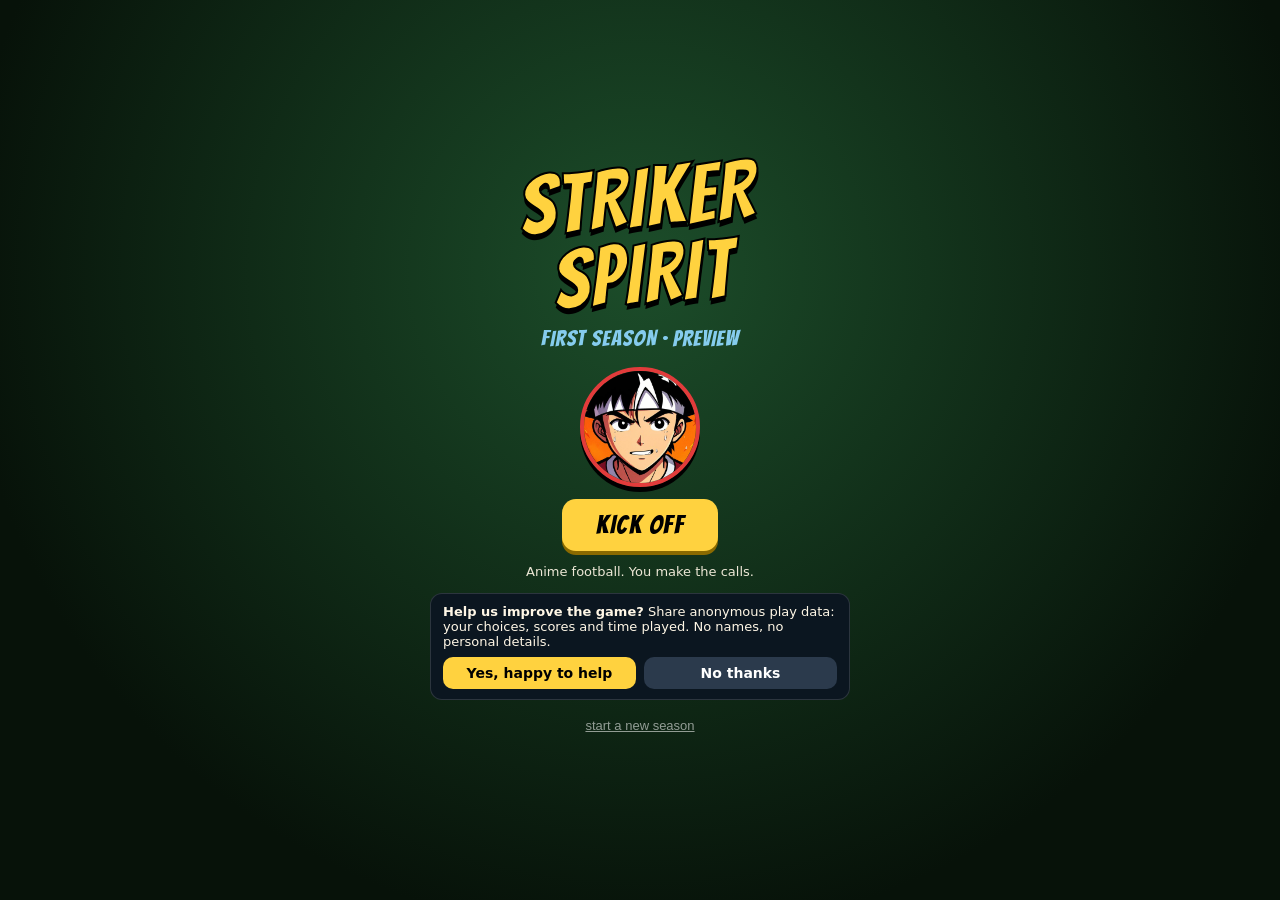
<file: kickoff-4bci6/index.html>
<!doctype html>
<html lang="en">
<head>
<meta charset="utf-8">
<meta name="viewport" content="width=device-width, initial-scale=1, maximum-scale=1, user-scalable=no, viewport-fit=cover">
<meta name="robots" content="noindex, nofollow">
<meta name="theme-color" content="#071209">
<title>Striker Spirit (preview)</title>
<link href="fonts/fonts.css" rel="stylesheet">
<style>
  :root { --red: #e23b3b; --gold: #ffd23f; --ink: #0d1117; --cream: #fff7e6; --ice: #8fd8ff; }
  * { box-sizing: border-box; -webkit-tap-highlight-color: transparent; }
  html, body { margin: 0; height: 100%; overflow: hidden; background: #071209; color: var(--cream);
    font-family: system-ui, -apple-system, "Segoe UI", Roboto, sans-serif; user-select: none; -webkit-user-select: none; touch-action: none; }
  canvas { position: fixed; inset: 0; display: block; }
  #fx { pointer-events: none; z-index: 9; }
  .bang { font-family: Bangers, Impact, sans-serif; letter-spacing: 1.5px; font-weight: 400; }

  /* HUD */
  #hud { position: fixed; top: 0; left: 0; right: 0; z-index: 3; pointer-events: none; padding: calc(8px + env(safe-area-inset-top)) 12px 0;
    display: none; flex-direction: column; align-items: center; gap: 5px; }
  #score { background: rgba(10, 14, 20, .8); border-radius: 10px; padding: 4px 14px; font-size: 22px; display: flex; gap: 12px; align-items: center; }
  #score .t { font-size: 14px; opacity: .8; font-family: system-ui; letter-spacing: 0; font-variant-numeric: tabular-nums; }
  #sp { width: min(260px, 70vw); height: 14px; border-radius: 7px; background: rgba(0,0,0,.6); overflow: hidden; position: relative; border: 1px solid rgba(255,255,255,.25); }
  #sp i { position: absolute; inset: 0; width: 50%; background: linear-gradient(90deg, #ff8a00, var(--gold)); transition: width .25s; }
  #sp i.ready { background: linear-gradient(90deg, #ff3c00, #ffd23f, #fff6a8); animation: glow .6s infinite alternate; }
  @keyframes glow { to { filter: brightness(1.35); } }
  #sp b { position: absolute; left: 6px; right: 6px; top: -1px; font-size: 12px; font-family: Bangers, sans-serif; letter-spacing: 1px; color: #fff; text-shadow: 0 1px 2px #000; display: flex; justify-content: space-between; }
  /* selected player: energy (left, draining or recovering) and skills */
  #pl { position: fixed; left: 10px; bottom: calc(12px + env(safe-area-inset-bottom)); z-index: 4; display: none; align-items: center; gap: 8px; pointer-events: none;
    background: rgba(8, 12, 18, .82); border-radius: 34px 12px 12px 34px; padding: 5px 10px 5px 5px; max-width: 58vw; }
  #plf { width: 46px; height: 46px; border-radius: 50%; border: 3px solid var(--red); background: #333 center/cover; flex: none; display: flex; align-items: center; justify-content: center; font-family: Bangers, sans-serif; font-size: 22px; }
  #pli { min-width: 0; flex: 1; }
  #pln { display: block; font-family: Bangers, sans-serif; letter-spacing: 1px; font-size: 16px; line-height: 1; }
  #pls { display: block; font-size: 10.5px; opacity: .8; white-space: nowrap; margin: 2px 0 3px; }
  #ple { height: 9px; border-radius: 5px; background: #ffffff22; overflow: hidden; width: 124px; max-width: 100%; }
  #ple i { display: block; height: 100%; width: 100%; background: #6dff8f; transition: width .2s, background .3s; }
  #plr { display: block; font-size: 11px; margin-top: 2px; font-weight: 600; }
  /* action buttons (right thumb) */
  #acts { position: fixed; right: 10px; bottom: calc(12px + env(safe-area-inset-bottom)); z-index: 4; display: flex; flex-direction: column; gap: 8px; align-items: flex-end; }
  #acts button { display: none; width: 84px; height: 56px; border-radius: 16px; border: 3px solid #000; font-family: Bangers, sans-serif; font-size: 19px; letter-spacing: 1px; color: #fff;
    background: #26415e; box-shadow: 0 3px 0 #000; line-height: 1; padding: 0; touch-action: none; }
  #acts button small { display: block; font-family: system-ui; font-size: 10.5px; letter-spacing: 0; opacity: .9; margin-top: 3px; font-weight: 600; }
  #acts button { display: block; visibility: hidden; }       /* fixed slots: a button never moves under the thumb when another one appears */
  #acts button.on { visibility: visible; pointer-events: auto; }
  #acts { pointer-events: none; }
  #acts #bTackle { position: absolute; right: 0; bottom: 0; }   /* TACKLE (defending) shares SHOOT's slot (attacking) */
  #acts #bShoot { background: #b3102b; width: 92px; height: 64px; font-size: 23px; }
  #acts #bLong { background: #2a5d7a; }
  #acts #bSpec { background: linear-gradient(135deg, #b3102b, #ff7a00); font-size: 17px; }
  #acts #bSpec.mt { background: linear-gradient(135deg, #3b1a8f, #00b7ff); }
  #acts #bTackle { background: #6b4a12; width: 92px; height: 64px; font-size: 22px; }
  #acts button.far { opacity: .45; }
  #acts button:active { transform: translateY(2px); box-shadow: 0 1px 0 #000; }
  /* PLAN: stop the clock and decide */
  #bPlan { position: fixed; right: 10px; top: calc(10px + env(safe-area-inset-top)); z-index: 5; display: none; font-family: Bangers, sans-serif; font-size: 18px; letter-spacing: 1px;
    border: 3px solid #000; border-radius: 14px; background: #ffd23f; color: #000; padding: 6px 10px; box-shadow: 0 3px 0 #000; }
  #bPlan.on { display: block; }
  #bPlan small { display: block; font-family: system-ui; font-size: 10px; letter-spacing: 0; font-weight: 700; }
  #planbar { position: fixed; left: 50%; transform: translateX(-50%); bottom: calc(10px + env(safe-area-inset-bottom)); z-index: 7; display: none; width: min(560px, calc(100% - 20px));
    background: rgba(5, 10, 18, .93); border: 2px solid #ffd23f; border-radius: 16px; padding: 10px 12px; text-align: center; }
  #planbar.on { display: block; animation: up .2s ease-out; }
  #planbar h4 { margin: 0; font-size: 18px !important; font-family: Bangers, sans-serif; letter-spacing: 1px; font-size: 22px; color: var(--gold); font-weight: 400; }
  #planbar p { margin: 3px 0 8px; font-size: 13px; color: #cfe; }
  #planbar p b { color: var(--gold); }
  #planacts { display: flex; gap: 6px; justify-content: center; flex-wrap: wrap; margin-bottom: 8px; }
  #planacts button, #planbar .tac button, #planGo { font-family: Bangers, sans-serif; letter-spacing: 1px; font-size: 18px; border: 0; border-radius: 10px; padding: 7px 12px; color: #fff; background: #26415e; box-shadow: 0 3px 0 #000; }
  #planacts button small { display: block; font-family: system-ui; font-size: 10.5px; letter-spacing: 0; opacity: .9; }
  #planacts button.sp { background: linear-gradient(135deg, #b3102b, #ff7a00); }
  #planacts button.lg { background: #1d5a7a; }
  #plantg { display: flex; gap: 5px; overflow-x: auto; padding: 2px 2px 6px; margin-bottom: 4px; scrollbar-width: thin; align-items: center; }
  #plantg span { font-size: 11px; color: #9ab; white-space: nowrap; }
  #plantg button { flex: none; font: 700 12px system-ui; border: 2px solid transparent; border-radius: 999px; padding: 4px 9px; background: #1b2a38; color: #fff; white-space: nowrap; }
  #plantg button.sel { border-color: #ffd23f; background: #3a3210; }
  #plantg button i { font-style: normal; margin-left: 4px; }
  #planacts button.o2 { background: #5a3d7a; }
  .grow { background: rgba(255,255,255,.07); border: 1px solid #ffd23f55; border-radius: 12px; padding: 8px 12px; margin: 8px auto; max-width: 380px; font-size: 13px; line-height: 1.45; text-align: left; }
  .grow b { color: #ffd23f; } .grow > b { display: block; font-family: Bangers, sans-serif; font-size: 18px; letter-spacing: 1px; font-weight: 400; }
  .grow span { display: block; } .grow .new { color: #8fd8ff; margin-top: 3px; }
  #planacts button:disabled { opacity: .42; filter: grayscale(.7); box-shadow: none; }
  #planbar .tac { display: flex; gap: 4px; justify-content: center; align-items: center; font-size: 12px; flex-wrap: wrap; }
  #planbar .tac button { font-size: 15px; padding: 5px 9px; background: #1b2a38; }
  #planbar .tac button.sel { background: #fff; color: #000; }
  #planbar .tac #planGo { background: var(--gold); color: #000; font-size: 19px; padding: 5px 16px; margin-left: 6px; }
  #zone { position: fixed; inset: 0; z-index: 2; pointer-events: none; box-shadow: inset 0 0 0 4px #ffd23f, inset 0 0 50px rgba(255,210,63,.55); opacity: 0; transition: opacity .4s; }
  #zone.on { opacity: 1; animation: glow .5s infinite alternate; }
  #hint { position: fixed; top: calc(70px + env(safe-area-inset-top)); left: 0; right: 0; text-align: center; z-index: 3; pointer-events: none;
    font-size: 15px; text-shadow: 0 1px 3px #000, 0 0 8px #000; padding: 0 16px; transition: opacity .4s; }

  /* story toast (rival taunts, coach) */
  #toast { position: fixed; left: 50%; top: calc(104px + env(safe-area-inset-top)); z-index: 6; transform: translate(-50%, -20px); opacity: 0; pointer-events: none;
    display: flex; align-items: center; gap: 10px; background: rgba(8, 12, 18, .92); border: 2px solid #ffffff33; border-radius: 40px 14px 14px 40px; padding: 6px 14px 6px 6px;
    width: max-content; max-width: min(92vw, 420px); transition: transform .25s, opacity .25s; }
  #toast.on { opacity: 1; transform: translate(-50%, 0); }
  #toast img { width: 52px; height: 52px; border-radius: 50%; border: 3px solid var(--ice); object-fit: cover; flex: none; }
  #toast b { display: block; font-family: Bangers, sans-serif; letter-spacing: 1px; font-size: 17px; color: var(--ice); }
  #toast span { font-size: 14px; line-height: 1.3; }

  /* decision scene */
  #scene { position: fixed; left: 0; right: 0; bottom: 0; z-index: 7; display: none; padding: 10px 12px calc(14px + env(safe-area-inset-bottom));
    background: linear-gradient(transparent, rgba(5, 8, 12, .94) 22%); }
  #scene.on { display: block; animation: up .2s ease-out; }
  @keyframes up { from { transform: translateY(50px); opacity: 0; } }
  .vs { display: flex; align-items: center; justify-content: center; gap: 10px; max-width: 520px; margin: 0 auto 6px; }
  .vs .f { width: 62px; height: 62px; border-radius: 50%; border: 3px solid var(--red); background: #222 center/cover; flex: none; box-shadow: 0 3px 0 #000; }
  .vs .f.them { border-color: #8aa; }
  .vs .f.gen { display: flex; align-items: center; justify-content: center; font-family: Bangers, sans-serif; font-size: 28px; color: #fff; }
  .vs h3 { margin: 0; font-size: 25px; color: var(--gold); text-shadow: 0 2px 0 #000; text-align: center; line-height: 1; flex: 1; min-width: 0; }
  .vs h3 small { display: block; font-size: 13px; color: #fff; opacity: .8; letter-spacing: .5px; margin-top: 3px; font-family: system-ui; }
  #shint { text-align: center; font-size: 13px; margin: 0 auto 8px; max-width: 520px; color: #bfe6ff; min-height: 1em; }
  #opts { display: grid; grid-template-columns: 1fr 1fr; gap: 8px; max-width: 520px; margin: 0 auto; }
  #opts button { position: relative; font: inherit; border: 0; border-radius: 12px; padding: 9px 8px 8px; color: #fff; background: #223040; text-align: left;
    box-shadow: 0 3px 0 #0c1118; overflow: hidden; min-height: 64px; }
  #opts button .n { font-family: Bangers, sans-serif; letter-spacing: 1px; font-size: 21px; line-height: 1; display: block; padding-right: 54px; }
  #opts button .p { position: absolute; right: 8px; top: 6px; font-family: Bangers, sans-serif; font-size: 26px; letter-spacing: 0; }
  #opts button small { display: block; font-size: 11.5px; opacity: .8; margin-top: 3px; line-height: 1.25; padding-right: 4px; }
  #opts button .bar { position: absolute; left: 0; bottom: 0; height: 4px; background: currentColor; }
  #opts button.sp { background: linear-gradient(135deg, #b3102b, #ff7a00); grid-column: 1 / -1; }
  #opts button.sp .n { font-size: 26px; }
  #opts button.sp.sp2 { grid-column: auto; }
  #opts button.sp.sp2 .n { font-size: 20px; padding-right: 46px; }
  #opts button.mt, #planacts button.mt { background: linear-gradient(135deg, #3b1a8f, #00b7ff); }
  #opts button.sp.pulse { animation: pulse .55s infinite alternate; }
  #opts button.safe { background: #1d3a33; }
  #opts button.mini { background: #1b2a38; border: 1px dashed #5a7a9a; }
  #opts button.mini .p { font-size: 17px; top: 8px; color: #9fe; }
  #opts button:disabled { opacity: .35; }
  #opts button:active { transform: translateY(2px); box-shadow: 0 1px 0 #0c1118; }
  .tag { display: inline-block; font-size: 10px; background: #ffd23f; color: #000; border-radius: 4px; padding: 0 4px; margin-left: 4px; font-weight: 700; vertical-align: 2px; }

  #banner { position: fixed; inset: 0; display: flex; align-items: center; justify-content: center; z-index: 8; pointer-events: none; }
  #banner span { font-size: min(20vw, 130px); color: var(--gold); -webkit-text-stroke: 3px #000; text-shadow: 0 6px 0 #000; transform: rotate(-6deg); text-align: center; line-height: .9; }
  #banner span.go { animation: slam .95s cubic-bezier(.2, 1.6, .4, 1) both; }
  #banner span.small { font-size: min(13vw, 80px); }
  @keyframes slam { 0% { transform: scale(3) rotate(-6deg); opacity: 0; } 30% { transform: scale(1) rotate(-6deg); opacity: 1; } 85% { opacity: 1; } 100% { opacity: 0; transform: scale(1.1) rotate(-6deg); } }

  /* screens */
  .screen { position: fixed; inset: 0; z-index: 10; display: none; flex-direction: column; align-items: center; justify-content: safe center; gap: 12px;
    background: radial-gradient(ellipse at 50% 30%, #1c4d2a, #071209 75%); padding: calc(20px + env(safe-area-inset-top)) 16px calc(20px + env(safe-area-inset-bottom)); overflow-y: auto; text-align: center; touch-action: pan-y; }
  .screen.on { display: flex; animation: fade .3s; }
  @keyframes fade { from { opacity: 0; } }
  .screen h1 { font-size: min(16vw, 84px); margin: 0; color: var(--gold); -webkit-text-stroke: 2px #000; text-shadow: 0 5px 0 #000; transform: rotate(-4deg); line-height: .9; }
  .screen h2 { font-size: 30px; margin: 0; color: var(--gold); text-shadow: 0 3px 0 #000; }
  .screen p { margin: 0; max-width: 440px; opacity: .92; line-height: 1.4; }
  .btn { font-family: Bangers, sans-serif; letter-spacing: 1.5px; font-size: 26px; border: 0; border-radius: 14px; padding: 12px 34px; color: #000;
    background: var(--gold); box-shadow: 0 4px 0 #8a6a00; cursor: pointer; }
  .btn:active { transform: translateY(2px); box-shadow: 0 2px 0 #8a6a00; }
  .btn.alt { background: #2b3a4c; color: #fff; box-shadow: 0 4px 0 #111a24; font-size: 19px; padding: 9px 18px; }
  .link { background: none; border: 0; color: #fff; opacity: .55; text-decoration: underline; font-size: 13px; padding: 6px; }
  .small { font-size: 13px; opacity: .7; }
  .grade { font-family: Bangers, sans-serif; font-size: 96px; line-height: 1; color: #fff; -webkit-text-stroke: 3px #000; text-shadow: 0 5px 0 #000; animation: slamIn .6s cubic-bezier(.2, 1.6, .4, 1) both .5s; }
  .grade.S { color: var(--gold); } .grade.A { color: #ff9b3f; } .grade.B { color: #8fd8ff; }
  @keyframes slamIn { 0% { transform: scale(3); opacity: 0; } 100% { transform: scale(1); opacity: 1; } }
  .chips { display: flex; flex-wrap: wrap; gap: 6px; justify-content: center; max-width: 420px; }
  .chips span { background: #ffffff14; border-radius: 20px; padding: 4px 10px; font-size: 13px; }
  .chips b { color: var(--gold); }
  .xp { width: min(100%, 360px); height: 16px; background: #ffffff22; border-radius: 8px; overflow: hidden; position: relative; }
  .xp i { display: block; height: 100%; background: linear-gradient(90deg, #2fb4ff, #9ff0ff); width: 0; transition: width 1.1s ease-out; }
  .unlock { color: #ff9b3f; font-size: 24px; animation: pulse .7s infinite alternate; }
  @keyframes pulse { to { transform: scale(1.06); } }
  .cards { display: grid; grid-template-columns: repeat(auto-fit, minmax(150px, 1fr)); gap: 10px; width: min(100%, 560px); }
  .card { background: #10202e; border: 2px solid #ffffff22; border-radius: 14px; padding: 12px; text-align: left; color: #fff; font: inherit; display: flex; flex-direction: column; gap: 5px; }
  .card h3 { margin: 0; font-family: Bangers, sans-serif; letter-spacing: 1px; font-size: 26px; color: var(--gold); }
  .card .sp { font-family: Bangers, sans-serif; letter-spacing: 1px; color: #ff9b3f; font-size: 18px; }
  .card p { font-size: 13px; opacity: .85; margin: 0; }
  .card .row { display: flex; gap: 6px; margin-top: 4px; }
  .card .row .btn { font-size: 18px; padding: 7px 12px; flex: 1; }
  .card.sel { border-color: var(--gold); }
  /* training screen: one row per stat, + buttons spend points (owner, 24 Nov) */
  #train { justify-content: flex-start; padding-top: calc(16px + env(safe-area-inset-top)); gap: 8px; }
  .tphead { display: flex; align-items: center; gap: 10px; width: min(100%, 520px); }
  .tphead img { width: 54px; height: 54px; border-radius: 50%; border: 3px solid var(--red); object-fit: cover; }
  .tphead .pts { margin-left: auto; font-family: Bangers, sans-serif; font-size: 22px; letter-spacing: 1px; color: #000; background: var(--gold); border-radius: 12px; padding: 4px 12px; white-space: nowrap; }
  .tphead .pts.zero { background: #2b3a4c; color: #fff; }
  .tnext { display: flex; gap: 10px; align-items: center; width: min(100%, 520px); background: #2a1620; border: 2px solid #ff5a4a55; border-radius: 12px; padding: 8px 10px; text-align: left; }
  .tnext img { width: 58px; height: 58px; border-radius: 50%; border: 3px solid #aab; object-fit: cover; flex: none; }
  .tnext span { display: block; }
  .tnext .lab { font-family: Bangers, sans-serif; letter-spacing: 1px; font-size: 15px; color: #ff9b7a; }
  .tnext .say { font-size: 14px; line-height: 1.3; }
  .tnext .tip { font-size: 12px; opacity: .75; margin-top: 3px; }
  .trows { display: flex; flex-direction: column; gap: 6px; width: min(100%, 520px); }
  .trow { display: grid; grid-template-columns: 30px 1fr auto; align-items: center; gap: 4px 10px; background: #10202e; border: 2px solid #ffffff1a; border-radius: 12px; padding: 7px 8px 7px 10px; }
  .trow.lean { border-color: #ffd23f55; }
  .trow .ic { font-size: 22px; grid-row: 1 / span 2; grid-column: 1; text-align: center; }
  .trow .nm { grid-row: 1; grid-column: 2; font-family: Bangers, sans-serif; letter-spacing: 1px; font-size: 19px; display: flex; align-items: center; gap: 8px; }
  .trow .nm b { font-size: 22px; color: var(--gold); min-width: 26px; }
  .trow .nm .up { color: #6dff8f; font-size: 15px; }
  .trow .ds { font-size: 12px; opacity: .75; grid-row: 2; grid-column: 2; text-align: left; }
  .trow .bar { height: 6px; background: #ffffff1a; border-radius: 3px; overflow: hidden; flex: 1; }
  .trow .bar i { display: block; height: 100%; background: var(--gold); }
  .trow .bar i.new { background: #6dff8f; }
  .trow .plus { grid-row: 1 / span 2; grid-column: 3; font-family: Bangers, sans-serif; font-size: 26px; width: 58px; height: 50px; border: 0; border-radius: 12px; background: var(--gold); color: #000; box-shadow: 0 3px 0 #8a6a00; line-height: .9; }
  .trow .plus small { display: block; font-size: 11px; letter-spacing: .5px; }
  .trow .plus:disabled { background: #2b3a4c; color: #fff8; box-shadow: none; }
  .tfoot { display: flex; gap: 8px; flex-wrap: wrap; justify-content: center; align-items: center; margin-top: 4px; }
  #train:not(.tdrill) .tfoot { position: sticky; bottom: calc(-20px - env(safe-area-inset-bottom)); width: calc(100% + 32px); margin: 0 -16px; padding: 12px 16px calc(14px + env(safe-area-inset-bottom)); background: linear-gradient(transparent, #071209 30%); z-index: 1; }
  .tdrill { justify-content: flex-start !important; padding-top: calc(60px + env(safe-area-inset-top)) !important; }
  .face-big { width: 120px; height: 120px; border-radius: 50%; border: 4px solid var(--ice); object-fit: cover; box-shadow: 0 5px 0 #000; }
  .bubble { background: #fff; color: #111; border-radius: 16px; padding: 12px 16px; max-width: 400px; font-size: 17px; line-height: 1.4; position: relative; box-shadow: 0 4px 0 #000; text-align: left; min-height: 3em; }
  .bubble b { font-family: Bangers, sans-serif; letter-spacing: 1px; color: #1b6b3a; display: block; font-size: 18px; }
  .rate { display: flex; gap: 8px; }
  .rate button { width: 54px; height: 54px; border-radius: 12px; border: 2px solid #ffffff44; background: #10202e; color: #fff; font-family: Bangers, sans-serif; font-size: 28px; }
  .rate button.sel { background: var(--gold); color: #000; }
  textarea { width: min(100%, 420px); height: 90px; border-radius: 12px; border: 2px solid #ffffff33; background: #0b1620; color: #fff; padding: 10px; font: inherit; font-size: 16px; user-select: text; -webkit-user-select: text; }
  .consent { background: #0b1620; border: 1px solid #ffffff22; border-radius: 12px; padding: 10px 12px; max-width: 420px; font-size: 13px; text-align: left; }
  .consent div { display: flex; gap: 8px; margin-top: 8px; }
  .consent button { flex: 1; font: inherit; font-size: 14px; border-radius: 10px; border: 0; padding: 8px; background: var(--gold); color: #000; font-weight: 700; }
  .consent button.ghost { background: #2b3a4c; color: #fff; }
  .count { font-family: Bangers, sans-serif; font-size: 64px; color: var(--gold); text-shadow: 0 4px 0 #000; }
  #rot { display: none; }
</style>
</head>
<body>
<canvas id="game"></canvas>
<canvas id="fx"></canvas>
<div id="zone"></div>
<div id="hud">
  <div id="score" class="bang"><span id="sc"></span><span class="t" id="clock"></span></div>
  <div id="sp"><i></i><b><span>SPIRIT</span><span id="spt"></span></b></div>
</div>
<div id="hint"></div>
<div id="pl"><div id="plf"></div><div id="pli"><b id="pln"></b><span id="pls"></span><div id="ple"><i></i></div><span id="plr"></span></div></div>
<div id="acts"><button id="bSpec">COMET<small></small></button><button id="bLong">LONG<small></small></button><button id="bPass">PASS<small></small></button><button id="bShoot">SHOOT<small></small></button><button id="bTackle">TACKLE<small></small></button></div>
<div id="toast"><img alt=""><div><b></b><span></span></div></div>
<div id="scene"><div class="vs"><div class="f" id="fl"></div><h3 class="bang" id="st"></h3><div class="f them" id="fr"></div></div><p id="shint"></p><div id="opts"></div></div>
<div id="banner"></div>
<button id="bPlan">⏸ PLAN<small>stop &amp; decide</small></button>
<div id="planbar"><h4>⏸ PLAN · TIME STOPPED</h4><p id="planhint"></p><div id="plantg"></div><div id="planacts"></div>
  <div class="tac">TEAM <button data-t="def">DEFEND</button><button data-t="bal">BALANCED</button><button data-t="att">ATTACK</button><button id="planGo">▶ PLAY</button></div></div>

<div class="screen on" id="title">
  <h1 class="bang">STRIKER<br>SPIRIT</h1>
  <p class="bang" style="font-size:22px;color:#8fd8ff;letter-spacing:1px">FIRST SEASON · PREVIEW</p>
  <img class="face-big" src="img/face_kai.jpg" alt="" style="border-color:var(--red)">
  <button class="btn" id="play">KICK OFF</button>
  <button class="btn alt" id="trainBtn" style="display:none"></button>
  <p class="small" id="tsub"></p>
  <div id="consentBox"></div>
  <button class="link" id="reset">start a new season</button>
</div>
<div class="screen" id="result"></div>
<div class="screen" id="pick"></div>
<div class="screen" id="train"></div>
<div class="screen" id="story"></div>
<div class="screen" id="nextm"></div>
<div class="screen" id="feedback"></div>
<div class="screen" id="ending"></div>

<script src="core.js"></script>
<script src="cine.js"></script>
<script src="match.js"></script>
<script src="ai.js"></script>
<script src="plan.js"></script>
<script src="scene.js"></script>
<script src="meta.js"></script>
</body>
</html>
</file>
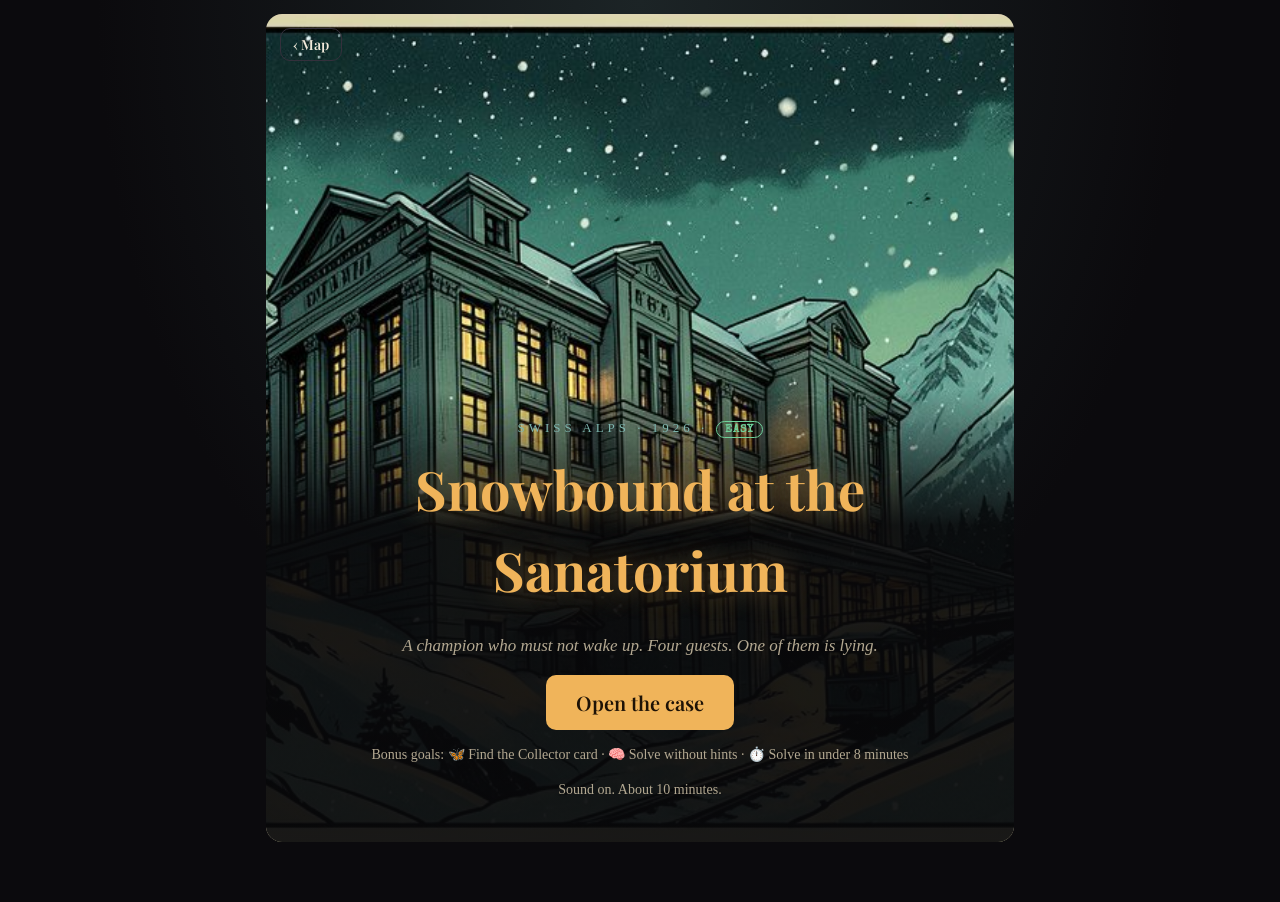
<file: case-files-fkryc/alps/index.html>
<!doctype html>
<html lang="en">
<head>
<meta charset="utf-8">
<meta name="robots" content="noindex, nofollow">
<meta name="viewport" content="width=device-width,initial-scale=1,viewport-fit=cover">
<title>Snowbound at the Sanatorium</title>
<link rel="preconnect" href="https://fonts.googleapis.com">
<link href="https://fonts.googleapis.com/css2?family=Bangers&family=Special+Elite&family=Playfair+Display:wght@600;800&display=swap" rel="stylesheet">
<link rel="stylesheet" href="../shared/noir.css">
<style>.topbar h2 { flex: 1; text-align: center; }</style>
</head>
<body>
<div id="app"></div>
<script src="../shared/device.js"></script>
<script src="case.js"></script>
<script src="../shared/track.js"></script>
<script src="../shared/easy.js"></script>
</body>
</html>
</file>
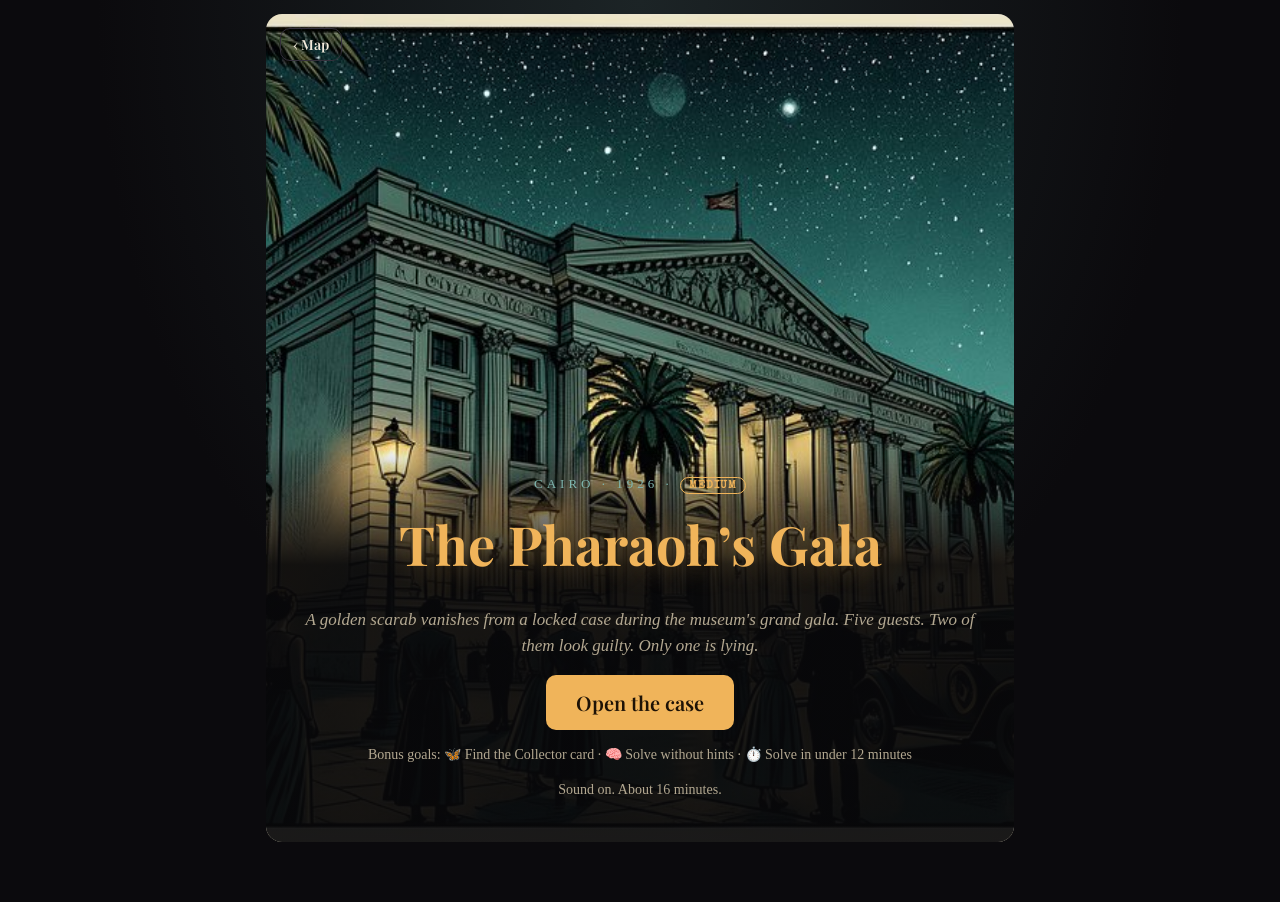
<file: case-files-fkryc/cairo/index.html>
<!doctype html>
<html lang="en">
<head>
<meta charset="utf-8">
<meta name="robots" content="noindex, nofollow">
<meta name="viewport" content="width=device-width,initial-scale=1,viewport-fit=cover">
<title>The Pharaoh’s Gala</title>
<link rel="preconnect" href="https://fonts.googleapis.com">
<link href="https://fonts.googleapis.com/css2?family=Bangers&family=Special+Elite&family=Playfair+Display:wght@600;800&display=swap" rel="stylesheet">
<link rel="stylesheet" href="../shared/noir.css">
<style>.topbar h2 { flex: 1; text-align: center; }</style>
</head>
<body>
<div id="app"></div>
<script src="../shared/device.js"></script>
<script src="case.js"></script>
<script src="../shared/track.js"></script>
<script src="../shared/easy.js"></script>
</body>
</html>
</file>
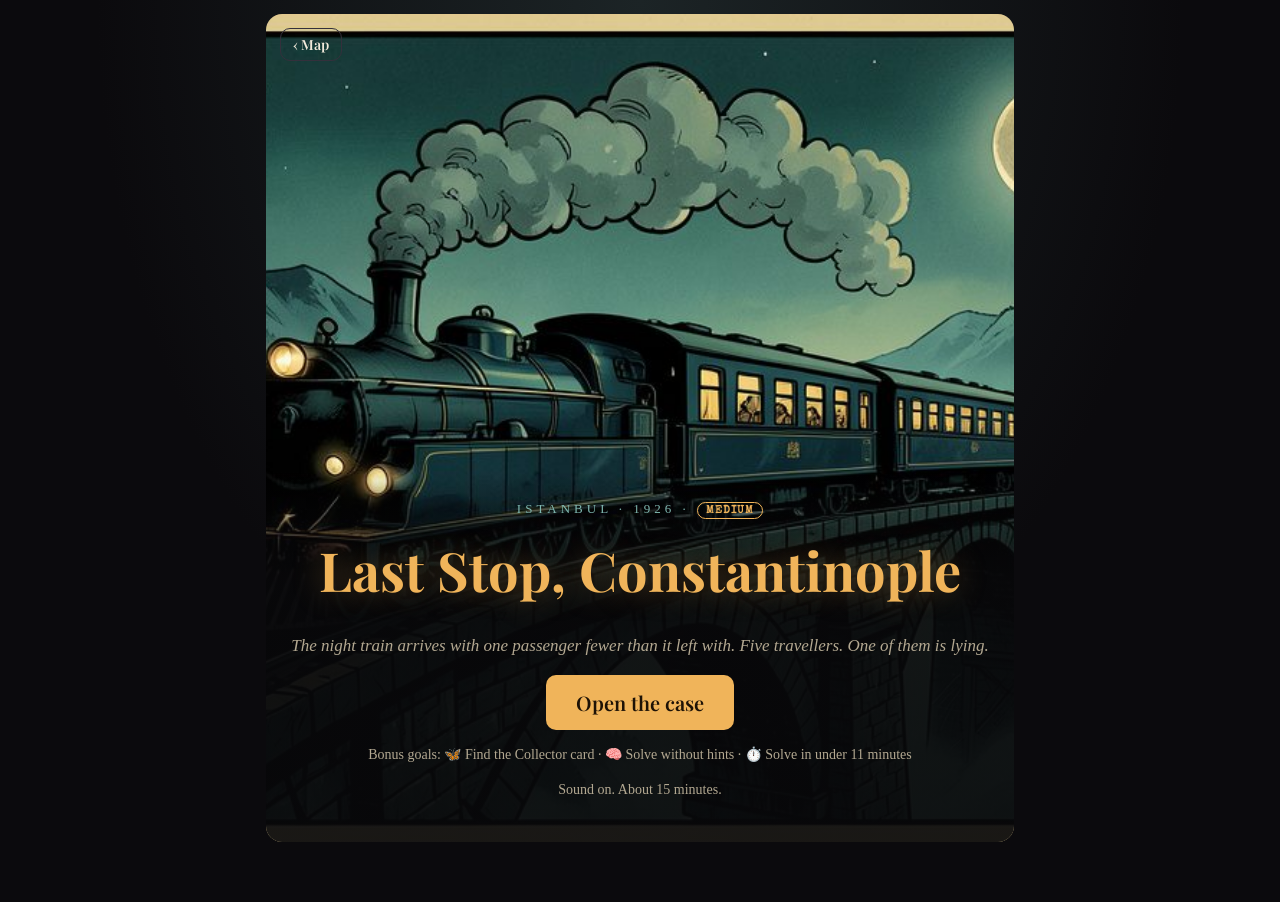
<file: case-files-fkryc/istanbul/index.html>
<!doctype html>
<html lang="en">
<head>
<meta charset="utf-8">
<meta name="robots" content="noindex, nofollow">
<meta name="viewport" content="width=device-width,initial-scale=1,viewport-fit=cover">
<title>Last Stop, Constantinople</title>
<link rel="preconnect" href="https://fonts.googleapis.com">
<link href="https://fonts.googleapis.com/css2?family=Bangers&family=Special+Elite&family=Playfair+Display:wght@600;800&display=swap" rel="stylesheet">
<link rel="stylesheet" href="../shared/noir.css">
<style>.topbar h2 { flex: 1; text-align: center; }</style>
</head>
<body>
<div id="app"></div>
<script src="../shared/device.js"></script>
<script src="case.js"></script>
<script src="../shared/track.js"></script>
<script src="../shared/easy.js"></script>
</body>
</html>
</file>
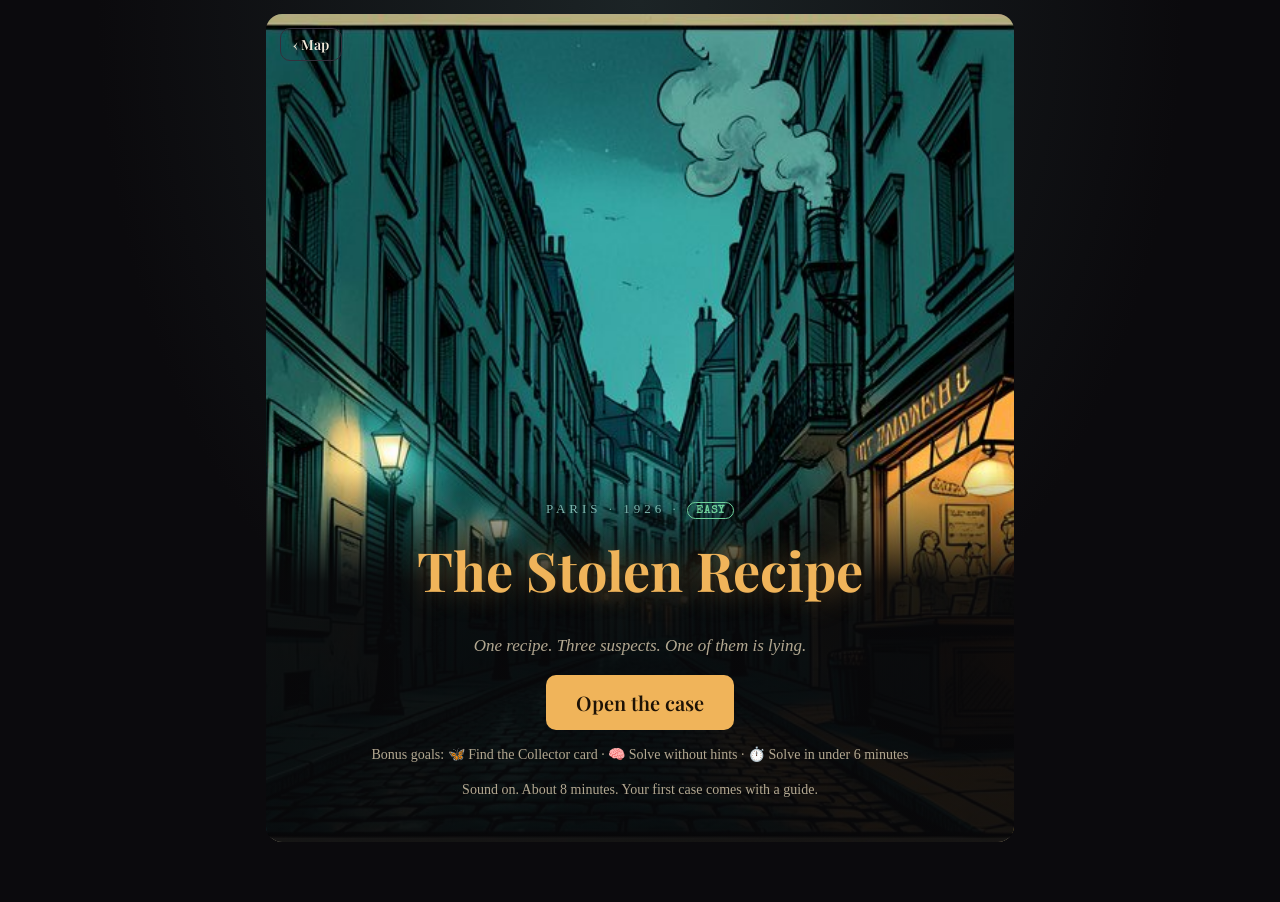
<file: case-files-fkryc/paris/index.html>
<!doctype html>
<html lang="en">
<head>
<meta charset="utf-8">
<meta name="robots" content="noindex, nofollow">
<meta name="viewport" content="width=device-width,initial-scale=1,viewport-fit=cover">
<title>The Stolen Recipe</title>
<link rel="preconnect" href="https://fonts.googleapis.com">
<link href="https://fonts.googleapis.com/css2?family=Bangers&family=Special+Elite&family=Playfair+Display:wght@600;800&display=swap" rel="stylesheet">
<link rel="stylesheet" href="../shared/noir.css">
<style>.topbar h2 { flex: 1; text-align: center; }</style>
</head>
<body>
<div id="app"></div>
<script src="../shared/device.js"></script>
<script src="case.js"></script>
<script src="../shared/track.js"></script>
<script src="../shared/easy.js"></script>
</body>
</html>
</file>
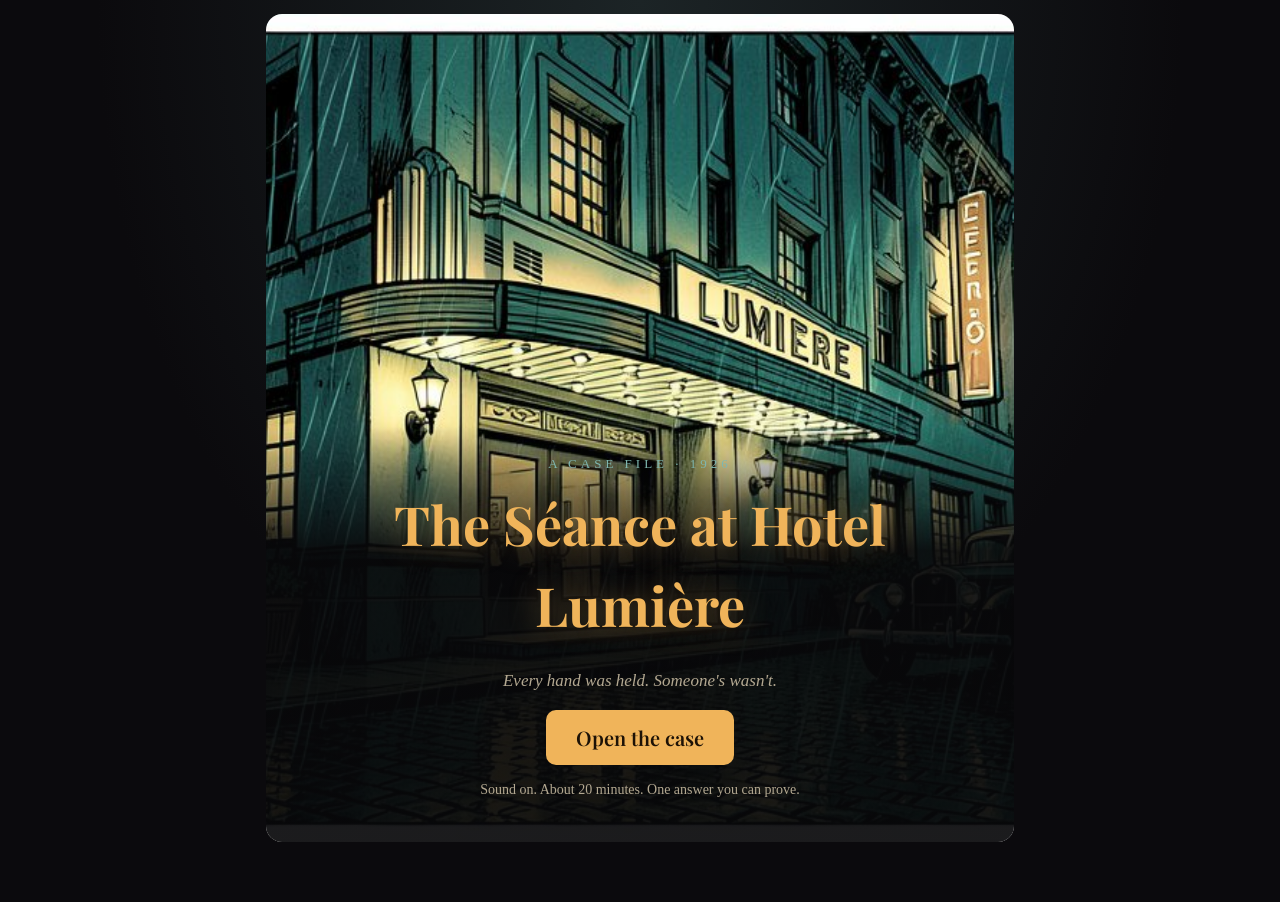
<file: case-files-fkryc/seance/index.html>
<!doctype html>
<html lang="en">
<head>
<meta charset="utf-8">
<meta name="robots" content="noindex, nofollow">
<meta name="viewport" content="width=device-width,initial-scale=1,viewport-fit=cover">
<script src="../shared/device.js"></script>
<title>The Séance at Hotel Lumière</title>
<link rel="preconnect" href="https://fonts.googleapis.com">
<link href="https://fonts.googleapis.com/css2?family=Bangers&family=Special+Elite&family=Playfair+Display:wght@600;800&display=swap" rel="stylesheet">
<style>
:root { color-scheme: dark; --bg: #0b0a0d; --panel: #16141a; --panel2: #201d25; --line: #34303c; --text: #f2eadb; --muted: #b3a891; --amber: #f0b45a; --teal: #7fb7b0; --red: #e0574a; --good: #6fd29b; }
* { box-sizing: border-box; }
html, body { margin: 0; background: var(--bg); color: var(--text); font: 17px/1.5 Georgia, serif; }
body { background: radial-gradient(ellipse at top, #1c2426 0%, var(--bg) 60%) fixed; }
button { font: inherit; cursor: pointer; color: inherit; }
#app { max-width: 780px; margin: 0 auto; padding: 14px 16px 60px; }
h1, h2, h3 { font-family: "Playfair Display", Georgia, serif; margin: .2em 0 .4em; }
.muted { color: var(--muted); } .small { font-size: 14px; }
.btn { background: var(--amber); color: #1d1206; border: 0; border-radius: 10px; padding: 10px 18px; font: 600 16px "Playfair Display", Georgia, serif; transition: transform .15s, box-shadow .2s; }
.btn:hover { transform: translateY(-2px); box-shadow: 0 6px 20px rgba(240,180,90,.3); } .btn:active { transform: scale(.97); }
.btn.ghost { background: transparent; color: var(--text); border: 1px solid var(--line); }
.btn.small { padding: 6px 12px; font-size: 14px; } .btn.big { font-size: 20px; padding: 14px 30px; }
.btn.warn { background: var(--red); color: #fff; }
.card { background: var(--panel); border: 1px solid var(--line); border-radius: 14px; padding: 16px; margin: 12px 0; }
.row { display: flex; gap: 8px; flex-wrap: wrap; margin-top: 8px; } .row.c { justify-content: center; }
#app.enter > * { animation: fadeUp .45s cubic-bezier(.2,.8,.2,1) both; }
@keyframes fadeUp { from { opacity: 0; transform: translateY(12px); } }

.title { position: relative; min-height: 92vh; display: flex; align-items: flex-end; border-radius: 16px; overflow: hidden; }
.title .hero { position: absolute; inset: 0; width: 100%; height: 100%; object-fit: cover; animation: kb 26s ease-in-out infinite alternate; }
@keyframes kb { to { transform: scale(1.15) translate(-2%, 1%); } }
.tcard { position: relative; width: 100%; padding: 28px 22px; background: linear-gradient(transparent, rgba(8,8,10,.92) 30%); text-align: center; }
.tcard h1 { font-size: clamp(32px, 7vw, 54px); color: var(--amber); text-shadow: 0 0 30px rgba(240,180,90,.35); animation: neon 5s infinite; }
@keyframes neon { 0%, 40%, 44%, 100% { opacity: 1; } 42% { opacity: .5; } }
.kicker { letter-spacing: 4px; text-transform: uppercase; font-size: 13px; color: var(--teal); margin: 0; }
.tag { font-style: italic; color: var(--muted); }

.topbar { display: flex; justify-content: space-between; align-items: center; gap: 8px; }
.topbar h2 { font-size: 19px; color: var(--amber); margin: 0; }
.tabs { display: grid; grid-template-columns: repeat(4, 1fr); gap: 6px; margin: 12px 0; position: sticky; top: 0; z-index: 3; background: var(--bg); padding: 6px 0; }
.tabs button { background: var(--panel); border: 1px solid var(--line); border-radius: 10px; padding: 9px 4px; font-size: 14px; color: var(--muted); }
.tabs button.on { color: var(--text); border-color: var(--amber); background: var(--panel2); }
.grid { display: grid; grid-template-columns: repeat(auto-fill, minmax(150px, 1fr)); gap: 10px; }
.sus { background: var(--panel); border: 1px solid var(--line); border-radius: 14px; overflow: hidden; padding: 0; text-align: left; animation: fadeUp .5s both; animation-delay: calc(var(--i) * 70ms); transition: transform .2s, border-color .2s; }
.sus:hover { transform: translateY(-4px) rotate(-.4deg); border-color: var(--amber); }
.sus img { width: 100%; aspect-ratio: 1; object-fit: cover; display: block; transition: transform .5s; } .sus:hover img { transform: scale(1.06); }
.sus .meta { padding: 8px 10px 10px; display: flex; flex-direction: column; gap: 2px; font-size: 15px; }
.pips { display: flex; gap: 4px; margin-top: 4px; } .pips i { width: 8px; height: 8px; border-radius: 50%; background: var(--line); } .pips i.on { background: var(--amber); }
.badge { font-size: 12px; color: var(--teal); }
.prof .phead { display: grid; grid-template-columns: 150px 1fr; gap: 14px; }
.talker { position: relative; } .talker img { width: 150px; height: 150px; object-fit: cover; border-radius: 14px; display: block; transition: transform .3s; }
.speaking .talker img { animation: talk .9s ease-in-out infinite; box-shadow: 0 0 0 3px var(--amber), 0 0 28px rgba(240,180,90,.5); }
@keyframes talk { 30% { transform: scale(1.025) rotate(-.6deg); } 60% { transform: scale(1.01) rotate(.5deg); } }
.bars { position: absolute; left: 50%; bottom: -10px; transform: translateX(-50%); display: flex; gap: 3px; align-items: flex-end; height: 18px; padding: 3px 7px; border-radius: 99px; background: var(--panel2); opacity: 0; transition: opacity .2s; }
.bars i { width: 3px; height: 4px; background: var(--amber); border-radius: 2px; } .speaking .bars { opacity: 1; } .speaking .bars i { animation: bar .7s ease-in-out infinite; }
.bars i:nth-child(2) { animation-delay: .1s !important; } .bars i:nth-child(3) { animation-delay: .25s !important; } .bars i:nth-child(4) { animation-delay: .05s !important; }
@keyframes bar { 50% { height: 13px; } }
.arch { display: inline-block; font-size: 12px; border: 1px solid var(--line); border-radius: 99px; padding: 2px 10px; color: var(--amber); margin-top: 4px; }
.hands { margin-top: 8px; font-size: 14px; background: var(--panel2); border-radius: 8px; padding: 6px 10px; border-left: 3px solid var(--teal); }
.bubble { background: var(--panel2); border-radius: 14px; padding: 12px 14px; margin: 10px 0; }
.bubble.said { border-left: 3px solid var(--amber); animation: fadeUp .35s both; }
.bubble.secret { border-left: 3px solid var(--teal); }
.typing::after { content: "▍"; color: var(--amber); animation: blink .8s steps(1) infinite; } @keyframes blink { 50% { opacity: 0; } }
.qs { display: grid; gap: 8px; margin-top: 10px; }
.qs button { text-align: left; background: var(--panel); border: 1px solid var(--line); border-radius: 10px; padding: 10px 12px; }
.qs button.asked { border-color: var(--amber); } .qs .show { border-color: var(--teal); color: var(--teal); }

.scenepic { position: relative; overflow: hidden; border-radius: 12px; --x: 50%; --y: 55%; touch-action: pan-y; }
.scenepic img { width: 100%; display: block; animation: flicker 7s infinite; }
@keyframes flicker { 48% { filter: brightness(1); } 49% { filter: brightness(.8); } 50% { filter: brightness(1.05); } 52% { filter: brightness(1); } }
.torch { position: absolute; inset: 0; pointer-events: none; opacity: 0; transition: opacity .6s; }
.scenepic.dark .torch { opacity: 1; background: radial-gradient(circle 120px at var(--x) var(--y), transparent 0, transparent 55%, rgba(4,3,6,.82) 100%); }
.spot { position: absolute; width: 42px; height: 42px; margin: -21px 0 0 -21px; border-radius: 50%; border: 2px solid var(--amber); background: rgba(240,180,90,.22); padding: 0; animation: pulse 2s infinite; }
.spot::after { content: ""; position: absolute; inset: 13px; border-radius: 50%; background: var(--amber); }
.spot.found { animation: none; border-color: var(--good); background: rgba(111,210,155,.15); } .spot.found::after { background: var(--good); }
@keyframes pulse { 50% { transform: scale(1.18); opacity: .6; } }
.cluegrid { display: grid; grid-template-columns: repeat(auto-fill, minmax(110px, 1fr)); gap: 8px; margin-top: 12px; }
.cl, .ev { background: var(--panel); border: 1px solid var(--line); border-radius: 10px; padding: 0; overflow: hidden; text-align: left; font-size: 13px; }
.cl img, .ev img { width: 100%; aspect-ratio: 1; object-fit: cover; display: block; } .cl span, .ev span { display: block; padding: 6px 8px; }
.evlist { display: grid; grid-template-columns: repeat(auto-fill, minmax(110px, 1fr)); gap: 8px; margin: 10px 0; max-height: 52vh; overflow: auto; }

.table { position: relative; width: min(100%, 420px); aspect-ratio: 1; margin: 10px auto 18px; }
.tabletop { position: absolute; inset: 24%; border-radius: 50%; background: radial-gradient(circle, #3a2a1c, #1c140d); border: 3px solid #5a4126; box-shadow: 0 0 40px rgba(240,180,90,.15) inset; }
.seat { position: absolute; transform: translate(-50%, -50%); text-align: center; width: 80px; }
.seat img { width: 58px; height: 58px; border-radius: 50%; object-fit: cover; border: 2px solid var(--amber); display: block; margin: 0 auto; }
.seat.victim img { border-color: var(--red); filter: grayscale(.6); }
.seat span { font-size: 12px; display: block; line-height: 1.2; margin-top: 2px; }
.sub { font-size: 18px; }
.hrow { display: grid; grid-template-columns: 44px 1fr; gap: 10px; background: var(--panel); border: 1px solid var(--line); border-radius: 12px; padding: 10px; margin: 8px 0; font-size: 15px; }
.hrow img { width: 44px; height: 44px; border-radius: 50%; object-fit: cover; }
.hrow.caught { border-color: var(--red); box-shadow: 0 0 0 1px var(--red) inset; } .hrow.checked { opacity: .55; }
.caughtnote { color: var(--red); font-weight: bold; margin-top: 4px; }
.insight { border-color: var(--teal); }
.pick { display: grid; grid-template-columns: repeat(3, 1fr); gap: 8px; }
.pk { background: var(--panel2); border: 1px solid var(--line); border-radius: 12px; padding: 6px; font-size: 13px; }
.pk img { width: 100%; aspect-ratio: 1; object-fit: cover; border-radius: 8px; display: block; } .pk:hover { border-color: var(--red); }
.react { display: grid; grid-template-columns: 70px 1fr; gap: 12px; align-items: center; } .react img { width: 70px; height: 70px; border-radius: 50%; object-fit: cover; }

.overlay { position: fixed; inset: 0; background: rgba(0,0,0,.72); display: flex; align-items: center; justify-content: center; padding: 16px; z-index: 20; animation: fadeIn .2s both; }
.overlay > .card { max-width: 560px; width: 100%; max-height: 92vh; overflow: auto; animation: pop .35s cubic-bezier(.2,1.4,.4,1) both; }
@keyframes fadeIn { from { opacity: 0; } } @keyframes pop { from { opacity: 0; transform: scale(.85) rotate(-1.5deg); } }
.evid { position: relative; overflow: hidden; border-radius: 10px; } .clueimg { width: 100%; max-height: 300px; object-fit: cover; display: block; animation: zoomIn 6s ease-out both; }
@keyframes zoomIn { from { transform: scale(1.18); } }
.stamp { position: absolute; right: 12px; top: 14px; font: 26px "Bangers", Impact, sans-serif; letter-spacing: 3px; color: #ff5d5d; border: 3px solid #ff5d5d; border-radius: 6px; padding: 0 10px; transform: rotate(-12deg); background: rgba(20,8,10,.35); animation: stamp .45s .35s cubic-bezier(.3,1.6,.5,1) both; }
@keyframes stamp { from { opacity: 0; transform: rotate(-12deg) scale(3); } }
.adnote { font-size: 12px; color: var(--muted); border: 1px dashed var(--line); border-radius: 8px; padding: 6px 8px; margin-top: 10px; }
.toast { position: fixed; left: 50%; bottom: 24px; transform: translateX(-50%); background: var(--panel2); border: 1px solid var(--amber); padding: 10px 16px; border-radius: 10px; z-index: 40; animation: fadeUp .3s both; max-width: 90vw; }
.shake #app { animation: shake .5s; } @keyframes shake { 20% { transform: translateX(-8px); } 40% { transform: translateX(8px); } 60% { transform: translateX(-5px); } 80% { transform: translateX(3px); } }
.confetti { position: fixed; top: -20px; width: 9px; height: 9px; z-index: 30; animation: fall linear forwards; } @keyframes fall { to { transform: translateY(110vh) rotate(720deg); } }
.endc { text-align: center; } .endimg { width: 160px; height: 160px; border-radius: 50%; object-fit: cover; border: 3px solid var(--amber); }
.stampin { display: inline-block; animation: stampBig .6s cubic-bezier(.3,1.6,.5,1) both; } @keyframes stampBig { from { opacity: 0; transform: scale(2.6) rotate(-8deg); } to { transform: rotate(-3deg); } }
.good { color: var(--good); } .bad { color: var(--red); }
.stars { font-size: 42px; color: var(--amber); letter-spacing: 6px; } .star { display: inline-block; animation: starPop .5s cubic-bezier(.3,1.8,.5,1) both; animation-delay: calc(.6s + var(--i) * .25s); } .star.dim { opacity: .2; }
@keyframes starPop { from { opacity: 0; transform: scale(0) rotate(-90deg); } }
.share { background: var(--panel2); padding: 12px; border-radius: 10px; white-space: pre-wrap; font-family: "Special Elite", monospace; }

/* motion comic overlay */
.comic { position: fixed; inset: 0; background: #000; z-index: 50; display: flex; align-items: center; justify-content: center; animation: fadeIn .4s both; }
.comic.bye { animation: fadeOut .5s forwards; } @keyframes fadeOut { to { opacity: 0; } }
.comic .stage { position: relative; width: min(100vw, calc(100vh * 16 / 9)); aspect-ratio: 16 / 9; overflow: hidden; cursor: pointer; }
.panel { position: absolute; inset: 0; overflow: hidden; } .panel.black { background: #000; }
.panel.in { animation: wipeIn .9s cubic-bezier(.2,.8,.2,1) both; } .panel.out { animation: fadeOut .9s both; }
@keyframes wipeIn { from { clip-path: polygon(0 0, 0 0, -20% 100%, -20% 100%); filter: brightness(1.6); } to { clip-path: polygon(0 0, 120% 0, 100% 100%, -20% 100%); } }
.cam { position: absolute; inset: 0; animation: push linear both; } .cam img { width: 100%; height: 100%; object-fit: cover; display: block; }
.cam.push { animation-name: push; } .cam.pushSlow { animation-name: pushSlow; } .cam.pullBack { animation-name: pullBack; } .cam.panRight { animation-name: panRight; } .cam.panLeft { animation-name: panLeft; } .cam.shakeIn { animation-name: push; }
@keyframes push { from { transform: scale(1.02); } to { transform: scale(1.16) translate(-1%, 1%); } } @keyframes pushSlow { from { transform: scale(1.04); } to { transform: scale(1.12); } }
@keyframes pullBack { from { transform: scale(1.22); } to { transform: scale(1.02); } } @keyframes panRight { from { transform: scale(1.15) translateX(4%); } to { transform: scale(1.15) translateX(-4%); } } @keyframes panLeft { from { transform: scale(1.15) translateX(-4%); } to { transform: scale(1.15) translateX(4%); } }
.vignette { position: absolute; inset: 0; pointer-events: none; background: radial-gradient(ellipse, transparent 55%, rgba(0,0,0,.65)); }
.fx { position: absolute; inset: 0; pointer-events: none; }
.fx.rain { background-image: repeating-linear-gradient(105deg, transparent 0 18px, rgba(200,220,255,.18) 18px 19px); background-size: 220px 220px; animation: rain .45s linear infinite; mix-blend-mode: screen; } @keyframes rain { to { background-position: -60px 220px; } }
.fx.candles { background: radial-gradient(ellipse at 50% 60%, rgba(255,170,70,.28), transparent 60%); mix-blend-mode: screen; animation: flick 1.3s infinite; } @keyframes flick { 20% { opacity: 1; } 35% { opacity: .55; } 50% { opacity: .95; } 70% { opacity: .65; } }
.fx.smoke { background: radial-gradient(ellipse at 50% 70%, rgba(220,220,230,.22), transparent 55%); filter: blur(12px); animation: smoke 4s ease-out infinite; } @keyframes smoke { from { transform: translateY(10%) scale(.9); } to { transform: translateY(-25%) scale(1.4); opacity: 0; } }
.fx.flash { background: #fff; mix-blend-mode: screen; animation: flash 1.6s ease-out both; } @keyframes flash { 0% { opacity: 0; } 8% { opacity: .95; } 14% { opacity: .1; } 22% { opacity: .8; } 100% { opacity: 0; } }
.fx.flicker { background: #000; animation: lf 1.4s steps(1) infinite; } @keyframes lf { 0%, 30%, 60%, 100% { opacity: 0; } 15%, 45% { opacity: .7; } }
.fx.memory { background: radial-gradient(ellipse, transparent 40%, rgba(40,25,10,.55)); box-shadow: inset 0 0 80px rgba(240,200,140,.25); mix-blend-mode: multiply; }
.panel:has(.fx.memory) img { filter: sepia(.55) saturate(.8) contrast(1.05); }
.sfx { position: absolute; right: 7%; top: 12%; font: 9vmin "Bangers", Impact, sans-serif; color: #ffd84d; -webkit-text-stroke: 3px #1a0f05; transform: rotate(-9deg); text-shadow: 6px 6px 0 #b8321e; animation: sfx .5s cubic-bezier(.3,1.7,.5,1) .3s both; }
.black .sfx { left: 50%; right: auto; top: 40%; transform: translateX(-50%) rotate(-6deg); font-size: 16vmin; } @keyframes sfx { from { opacity: 0; transform: rotate(-9deg) scale(3); } }
.cbubble { position: absolute; left: 6%; top: 8%; max-width: 40%; background: #fdf8ec; color: #1a1410; padding: 12px 16px; border-radius: 22px; border: 3px solid #1a1410; font: 3vmin "Special Elite", Georgia, serif; animation: pop .45s .5s both; }
.caption { position: absolute; left: 0; right: 0; bottom: 4%; display: flex; justify-content: center; }
.caption span { max-width: 86%; background: rgba(12,10,8,.84); border: 1px solid rgba(240,180,90,.6); padding: 10px 18px; font: clamp(13px, 2.6vmin, 22px) "Special Elite", Georgia, serif; color: #f6e7c8; animation: fadeIn 1s .3s both; }
.stage.shake { animation: shake .5s; }
.cprog { position: absolute; left: 0; bottom: 0; height: 3px; background: var(--amber); width: 0; transition: width .6s; }
.skip { position: absolute; right: 14px; top: 14px; background: rgba(0,0,0,.5); border: 1px solid rgba(255,255,255,.3); border-radius: 99px; padding: 6px 14px; font-size: 14px; z-index: 2; }
/* tutorial coach */
.coach { position: fixed; left: 50%; bottom: 14px; transform: translateX(-50%); width: min(560px, calc(100vw - 32px)); display: grid; grid-template-columns: 40px 1fr; gap: 10px; background: #1f1a12; border: 2px solid var(--amber); border-radius: 14px; padding: 12px 14px; z-index: 15; box-shadow: 0 10px 40px rgba(0,0,0,.6); }
.coach.cin { animation: coachIn .45s cubic-bezier(.2,1.3,.4,1) both; } @keyframes coachIn { from { opacity: 0; transform: translate(-50%, 30px); } }
.coach .cicon { font-size: 28px; line-height: 40px; text-align: center; }
.coach .chead { font: 12px "Special Elite", monospace; letter-spacing: 1px; color: var(--amber); text-transform: uppercase; }
.coach p { margin: 4px 0 6px; font-size: 16px; }
.coach .crow { display: flex; gap: 12px; align-items: center; }
.coach .cskip { background: none; border: 0; color: var(--muted); font-size: 13px; text-decoration: underline; padding: 4px 0; }
.coach-target { position: relative; z-index: 4; outline: 3px solid var(--amber); outline-offset: 3px; border-radius: 12px; animation: coachRing 1.4s ease-in-out infinite !important; }
@keyframes coachRing { 50% { outline-color: rgba(240,180,90,.25); box-shadow: 0 0 0 10px rgba(240,180,90,.12), 0 0 30px rgba(240,180,90,.45); } }
body.coaching #app { padding-bottom: 190px; }
body.coaching .toast { bottom: 170px; }
@media (max-width: 560px) { .spot { width: 30px; height: 30px; margin: -15px 0 0 -15px; } .spot::after { inset: 9px; } .prof .phead { grid-template-columns: 100px 1fr; } .talker img { width: 100px; height: 100px; } .pick { grid-template-columns: repeat(2, 1fr); } }
@media (orientation: portrait) { .caption { position: fixed; bottom: 8vh; } .cbubble { font-size: 15px; } }
@media (prefers-reduced-motion: reduce) { *, *::before, *::after { animation: none !important; transition: none !important; } .torch { display: none; } }
.comic .rotate { display: none; }
@media (orientation: portrait) and (pointer: coarse) {
  .comic .rotate { display: flex; align-items: center; gap: 10px; position: absolute; left: 50%; top: 12%; transform: translateX(-50%); width: max-content; max-width: 86vw; background: rgba(20,16,10,.9); border: 1px solid var(--amber); border-radius: 99px; padding: 8px 16px; font-size: 14px; color: var(--text); animation: fadeIn .6s .4s both; }
  .comic .rotate .ri { font-size: 20px; display: inline-block; animation: tilt 2.2s ease-in-out infinite; }
}
@keyframes tilt { 0%, 30% { transform: rotate(0); } 60%, 100% { transform: rotate(-90deg); } }
.tabs .ti { display: none; }
.comic .cwords { display: contents; }
.camclip { position: absolute; inset: 0; overflow: hidden; }
.scenescroll { position: relative; }
/* ===================== phone layout (html.phone, set by shared/device.js) ===================== */
.tabs .ti { display: none; }
.comic .cwords { display: contents; }
.camclip { position: absolute; inset: 0; overflow: hidden; }
.scenescroll { position: relative; }
html.phone body { -webkit-tap-highlight-color: transparent; }
html.phone #app { max-width: none; padding: 0 12px calc(84px + env(safe-area-inset-bottom)); }
html.phone .topbar { position: sticky; top: 0; z-index: 6; background: rgba(11,10,13,.94); backdrop-filter: blur(6px); -webkit-backdrop-filter: blur(6px); margin: 0 -12px; padding: calc(8px + env(safe-area-inset-top)) 12px 8px; border-bottom: 1px solid var(--line); }
html.phone .topbar h2 { font-size: 16px; white-space: nowrap; overflow: hidden; text-overflow: ellipsis; min-width: 0; }
html.phone .topbar .btn.small { padding: 6px 10px; }
/* tabs become an app-style bar at the bottom, in thumb reach */
html.phone .tabs { position: fixed; left: 0; right: 0; bottom: 0; top: auto; z-index: 12; margin: 0; gap: 0; padding: 4px 4px calc(4px + env(safe-area-inset-bottom)); background: rgba(18,16,22,.97); border-top: 1px solid var(--line); backdrop-filter: blur(8px); -webkit-backdrop-filter: blur(8px); }
html.phone .tabs button { border: 0; background: none; border-radius: 10px; padding: 6px 2px 5px; font-size: 11.5px; line-height: 1.2; display: flex; flex-direction: column; align-items: center; gap: 2px; }
html.phone .tabs .ti { display: block; font-size: 21px; line-height: 1; filter: grayscale(.8); opacity: .75; }
html.phone .tabs button.on { background: var(--panel2); color: var(--amber); }
html.phone .tabs button.on .ti { filter: none; opacity: 1; }
html.phone .card { padding: 14px; }
html.phone .grid { grid-template-columns: repeat(2, 1fr); gap: 10px; margin-top: 10px; }
html.phone .sus .meta { font-size: 14px; }
html.phone .prof .phead { grid-template-columns: 96px 1fr; align-items: center; }
html.phone .talker img { width: 96px; height: 96px; }
html.phone .bubble { font-size: 16px; }
html.phone .qs { position: sticky; bottom: calc(66px + env(safe-area-inset-bottom)); background: linear-gradient(transparent, var(--bg) 18px); padding-top: 18px; }
html.phone .qs button { padding: 12px; font-size: 15px; }
/* the crime scene: tall and wide, swipe to look around */
html.phone .scenescroll { overflow-x: auto; overflow-y: hidden; margin: 0 -12px; padding: 0 12px; scrollbar-width: none; -webkit-overflow-scrolling: touch; }
html.phone .scenescroll::-webkit-scrollbar { display: none; }
html.phone .scenepic { width: max-content; height: min(58vh, 460px); touch-action: pan-x pan-y; }
html.phone .scenepic img { width: auto; height: 100%; }
html.phone .spot { width: 40px; height: 40px; margin: -20px 0 0 -20px; } html.phone .spot::after { inset: 12px; }
html.phone .spot.moth { width: 30px; height: 30px; margin: -15px 0 0 -15px; } html.phone .spot.moth::after { inset: 9px; }
html.phone .cluegrid { grid-template-columns: repeat(3, 1fr); }
html.phone .board table { font-size: 13px; }
html.phone .objbar { bottom: calc(74px + env(safe-area-inset-bottom)); }
html.phone .coach { bottom: calc(72px + env(safe-area-inset-bottom)); width: calc(100vw - 20px); padding: 10px 12px; grid-template-columns: 30px 1fr; }
html.phone .coach .cicon { font-size: 22px; line-height: 30px; } html.phone .coach p { font-size: 15px; }
html.phone body.coaching #app { padding-bottom: 260px; }
html.phone .toast { bottom: calc(84px + env(safe-area-inset-bottom)); }
html.phone body.coaching .toast { bottom: 240px; }
html.phone .overlay { align-items: flex-end; padding: 0; }
html.phone .overlay > .card { max-width: none; border-radius: 18px 18px 0 0; margin: 0; max-height: 88vh; padding-bottom: calc(18px + env(safe-area-inset-bottom)); animation: sheetUp .35s cubic-bezier(.2,.9,.3,1) both; }
@keyframes sheetUp { from { transform: translateY(40%); opacity: 0; } }
html.phone .overlay > .card .btn { width: 100%; padding: 13px; font-size: 17px; }
html.phone .title { min-height: 100svh; margin: 0 -12px; border-radius: 0; }
html.phone .title .tcard .btn.big { width: 100%; }
html.phone .confront { padding-top: env(safe-area-inset-top); }
html.phone .cf-card { padding: 10px 12px; font-size: 15px; }

/* comics, phone held upright: the panel fills a tall frame and slowly sweeps across, the words sit underneath */
@media (orientation: portrait) {
  html.phone .comic .stage { width: 100vw; height: 100vh; height: 100dvh; aspect-ratio: auto; }
  html.phone .comic .camclip { bottom: 34%; }
  html.phone .comic .cam img { object-fit: cover; object-position: 50% 50%; }
  html.phone .comic .cam img.sweepR { animation: sweepR linear both; } html.phone .comic .cam img.sweepL { animation: sweepL linear both; }
  html.phone .comic .vignette, html.phone .comic .fx { bottom: 34%; }
  html.phone .comic .vignette { background: radial-gradient(ellipse, transparent 60%, rgba(0,0,0,.5)), linear-gradient(transparent 82%, #000); }
  html.phone .comic .sfx { font-size: min(16vw, 9vmax); right: 5%; top: 9%; -webkit-text-stroke-width: 2px; text-shadow: 4px 4px 0 #b8321e; }
  html.phone .comic .black .sfx { top: 30%; }
  html.phone .comic .cwords { display: flex; position: absolute; left: 0; right: 0; top: 66%; bottom: 0; flex-direction: column; align-items: center; justify-content: center; gap: 12px; padding: 12px 18px calc(18px + env(safe-area-inset-bottom)); }
  html.phone .comic .cbubble { position: relative; left: auto; top: auto; max-width: 100%; font-size: 17px; line-height: 1.4; }
  html.phone .comic .cbubble::before { content: ""; position: absolute; left: 28px; top: -15px; border: 8px solid transparent; border-bottom: 11px solid #1a1410; }
  html.phone .comic .caption { position: relative; bottom: auto; width: 100%; }
  html.phone .comic .caption span { max-width: 100%; width: 100%; font-size: 17px; line-height: 1.45; padding: 12px 16px; }
  html.phone .comic .rotate { display: none !important; }
  html.phone .comic .skip { top: calc(12px + env(safe-area-inset-top)); }
}
@keyframes sweepR { from { object-position: 8% 50%; } to { object-position: 92% 50%; } }
@keyframes sweepL { from { object-position: 92% 50%; } to { object-position: 8% 50%; } }
html.phone .coach { grid-template-columns: 1fr; gap: 0; padding: 9px 12px 8px; }
html.phone .coach .cicon { display: none; }
html.phone .coach p { margin: 2px 0 4px; }
html.phone .coach .chead { font-size: 11px; }

#mus.off { opacity: .35; filter: grayscale(1); }
</style>
</head>
<body>
<div id="app"></div>
<script src="case.js"></script>
<script src="coldopen.js"></script>
<script src="episode.js"></script>
</body>
</html>
</file>
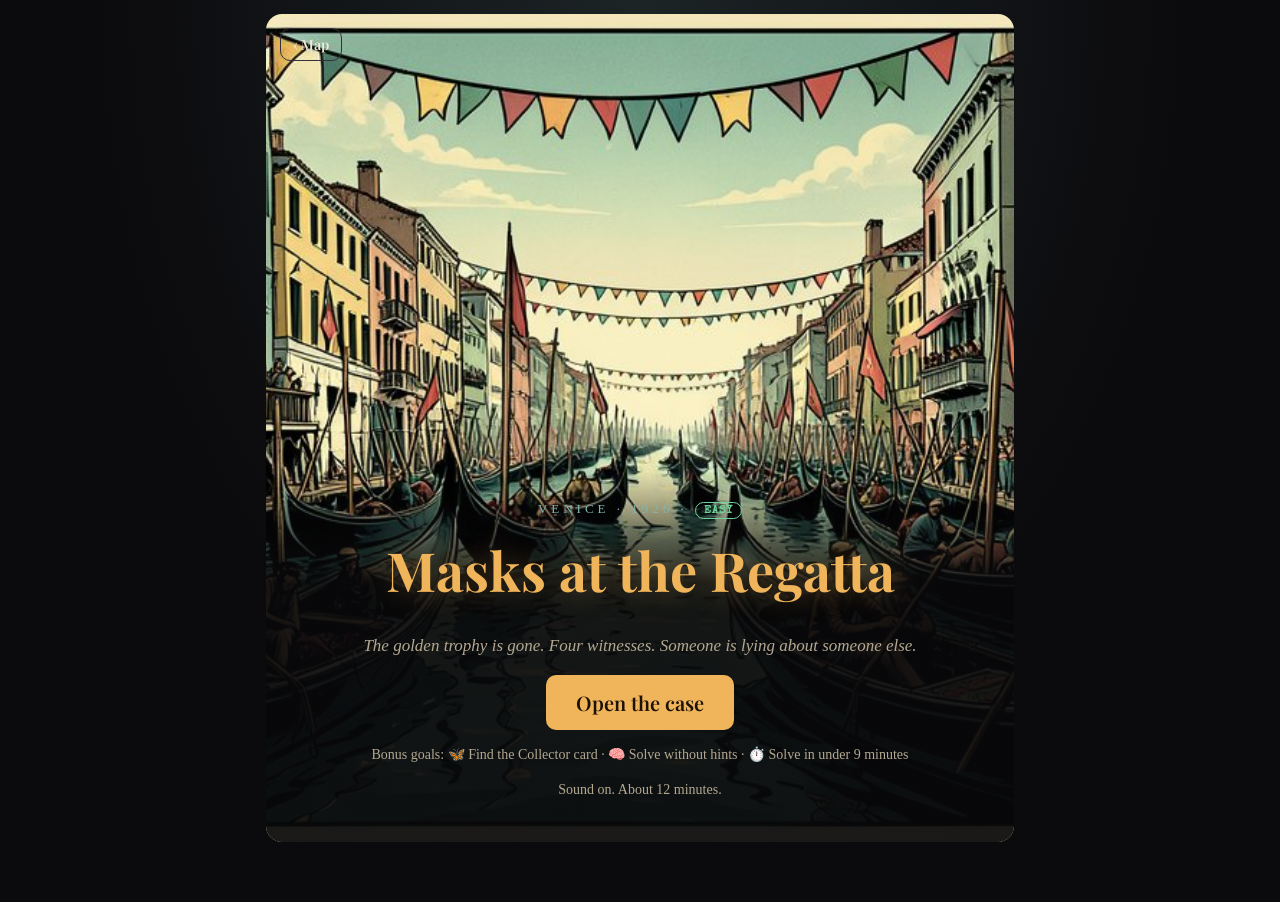
<file: case-files-fkryc/venice/index.html>
<!doctype html>
<html lang="en">
<head>
<meta charset="utf-8">
<meta name="robots" content="noindex, nofollow">
<meta name="viewport" content="width=device-width,initial-scale=1,viewport-fit=cover">
<title>Masks at the Regatta</title>
<link rel="preconnect" href="https://fonts.googleapis.com">
<link href="https://fonts.googleapis.com/css2?family=Bangers&family=Special+Elite&family=Playfair+Display:wght@600;800&display=swap" rel="stylesheet">
<link rel="stylesheet" href="../shared/noir.css">
<style>.topbar h2 { flex: 1; text-align: center; }</style>
</head>
<body>
<div id="app"></div>
<script src="../shared/device.js"></script>
<script src="case.js"></script>
<script src="../shared/track.js"></script>
<script src="../shared/easy.js"></script>
</body>
</html>
</file>
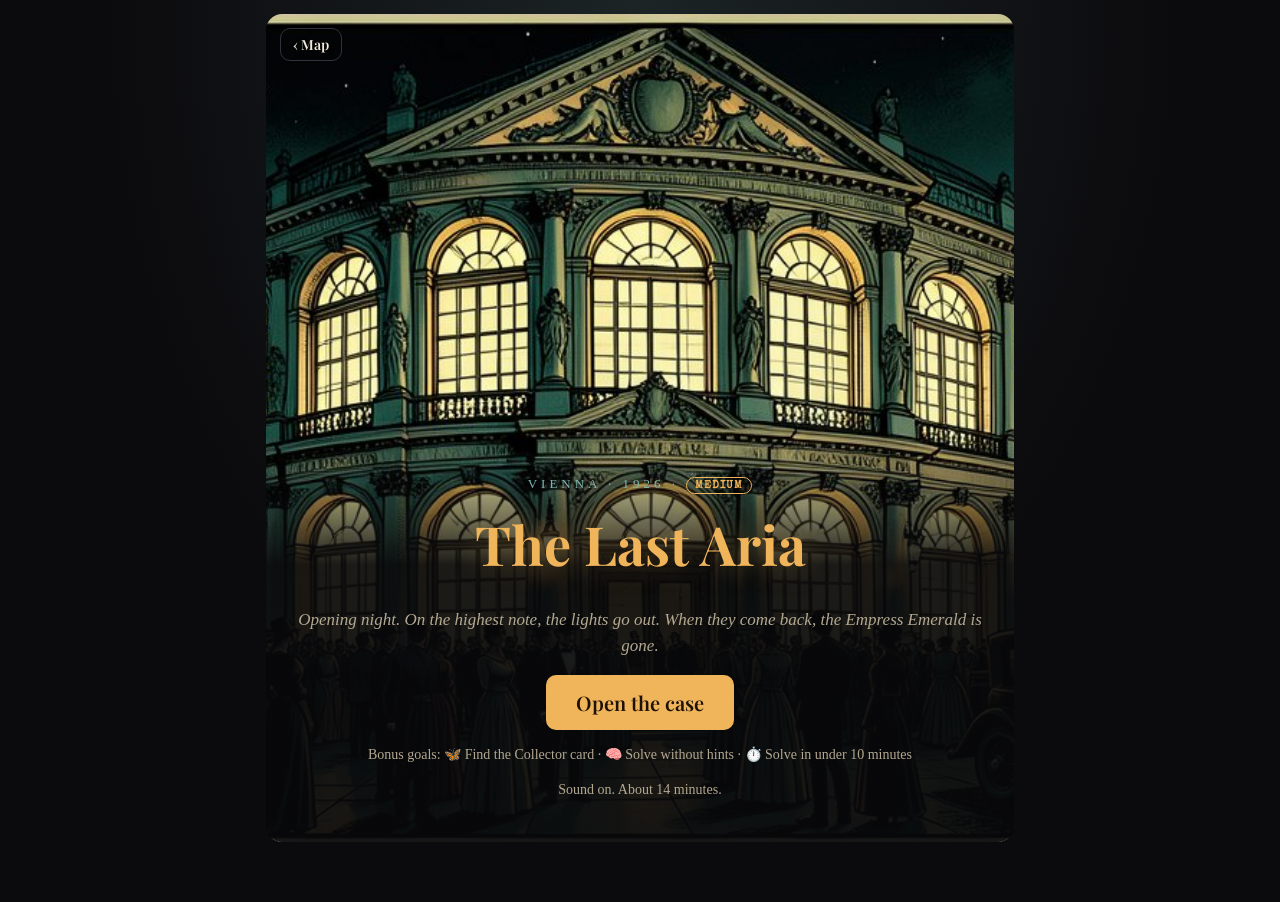
<file: case-files-fkryc/vienna/index.html>
<!doctype html>
<html lang="en">
<head>
<meta charset="utf-8">
<meta name="robots" content="noindex, nofollow">
<meta name="viewport" content="width=device-width,initial-scale=1,viewport-fit=cover">
<title>The Last Aria</title>
<link rel="preconnect" href="https://fonts.googleapis.com">
<link href="https://fonts.googleapis.com/css2?family=Bangers&family=Special+Elite&family=Playfair+Display:wght@600;800&display=swap" rel="stylesheet">
<link rel="stylesheet" href="../shared/noir.css">
<style>.topbar h2 { flex: 1; text-align: center; }</style>
</head>
<body>
<div id="app"></div>
<script src="../shared/device.js"></script>
<script src="case.js"></script>
<script src="../shared/track.js"></script>
<script src="../shared/easy.js"></script>
</body>
</html>
</file>
<file: kickoff-4bci6/fonts/fonts.css>
/* vietnamese */
@font-face {
  font-family: 'Bangers';
  font-style: normal;
  font-weight: 400;
  font-display: swap;
  src: url(bangers-FeVQS0BTqb0h60ACH5FQ2J5hm25mww.woff2) format('woff2');
  unicode-range: U+0102-0103, U+0110-0111, U+0128-0129, U+0168-0169, U+01A0-01A1, U+01AF-01B0, U+0300-0301, U+0303-0304, U+0308-0309, U+0323, U+0329, U+1EA0-1EF9, U+20AB;
}
/* latin-ext */
@font-face {
  font-family: 'Bangers';
  font-style: normal;
  font-weight: 400;
  font-display: swap;
  src: url(bangers-FeVQS0BTqb0h60ACH5BQ2J5hm25mww.woff2) format('woff2');
  unicode-range: U+0100-02BA, U+02BD-02C5, U+02C7-02CC, U+02CE-02D7, U+02DD-02FF, U+0304, U+0308, U+0329, U+1D00-1DBF, U+1E00-1E9F, U+1EF2-1EFF, U+2020, U+20A0-20AB, U+20AD-20C4, U+2113, U+2C60-2C7F, U+A720-A7FF;
}
/* latin */
@font-face {
  font-family: 'Bangers';
  font-style: normal;
  font-weight: 400;
  font-display: swap;
  src: url(bangers-FeVQS0BTqb0h60ACH55Q2J5hm24.woff2) format('woff2');
  unicode-range: U+0000-00FF, U+0131, U+0152-0153, U+02BB-02BC, U+02C6, U+02DA, U+02DC, U+0304, U+0308, U+0329, U+2000-206F, U+20AC, U+2122, U+2191, U+2193, U+2212, U+2215, U+FEFF, U+FFFD;
}
</file>
<file: case-files-fkryc/shared/noir.css>
:root { color-scheme: dark; --bg: #0b0a0d; --panel: #16141a; --panel2: #201d25; --line: #34303c; --text: #f2eadb; --muted: #b3a891; --amber: #f0b45a; --teal: #7fb7b0; --red: #e0574a; --good: #6fd29b; }
* { box-sizing: border-box; }
html, body { margin: 0; background: var(--bg); color: var(--text); font: 17px/1.5 Georgia, serif; }
body { background: radial-gradient(ellipse at top, #1c2426 0%, var(--bg) 60%) fixed; }
button { font: inherit; cursor: pointer; color: inherit; }
#app { max-width: 780px; margin: 0 auto; padding: 14px 16px 60px; }
h1, h2, h3 { font-family: "Playfair Display", Georgia, serif; margin: .2em 0 .4em; }
.muted { color: var(--muted); } .small { font-size: 14px; }
.btn { background: var(--amber); color: #1d1206; border: 0; border-radius: 10px; padding: 10px 18px; font: 600 16px "Playfair Display", Georgia, serif; transition: transform .15s, box-shadow .2s; }
.btn:hover { transform: translateY(-2px); box-shadow: 0 6px 20px rgba(240,180,90,.3); } .btn:active { transform: scale(.97); }
.btn.ghost { background: transparent; color: var(--text); border: 1px solid var(--line); }
.btn.small { padding: 6px 12px; font-size: 14px; } .btn.big { font-size: 20px; padding: 14px 30px; }
.btn.warn { background: var(--red); color: #fff; }
.card { background: var(--panel); border: 1px solid var(--line); border-radius: 14px; padding: 16px; margin: 12px 0; }
.row { display: flex; gap: 8px; flex-wrap: wrap; margin-top: 8px; } .row.c { justify-content: center; }
#app.enter > * { animation: fadeUp .45s cubic-bezier(.2,.8,.2,1) both; }
@keyframes fadeUp { from { opacity: 0; transform: translateY(12px); } }

.title { position: relative; min-height: 92vh; display: flex; align-items: flex-end; border-radius: 16px; overflow: hidden; }
.title .hero { position: absolute; inset: 0; width: 100%; height: 100%; object-fit: cover; animation: kb 26s ease-in-out infinite alternate; }
@keyframes kb { to { transform: scale(1.15) translate(-2%, 1%); } }
.tcard { position: relative; width: 100%; padding: 28px 22px; background: linear-gradient(transparent, rgba(8,8,10,.92) 30%); text-align: center; }
.tcard h1 { font-size: clamp(32px, 7vw, 54px); color: var(--amber); text-shadow: 0 0 30px rgba(240,180,90,.35); animation: neon 5s infinite; }
@keyframes neon { 0%, 40%, 44%, 100% { opacity: 1; } 42% { opacity: .5; } }
.kicker { letter-spacing: 4px; text-transform: uppercase; font-size: 13px; color: var(--teal); margin: 0; }
.tag { font-style: italic; color: var(--muted); }

.topbar { display: flex; justify-content: space-between; align-items: center; gap: 8px; }
.topbar h2 { font-size: 19px; color: var(--amber); margin: 0; }
.tabs { display: grid; grid-template-columns: repeat(4, 1fr); gap: 6px; margin: 12px 0; position: sticky; top: 0; z-index: 3; background: var(--bg); padding: 6px 0; }
.tabs button { background: var(--panel); border: 1px solid var(--line); border-radius: 10px; padding: 9px 4px; font-size: 14px; color: var(--muted); }
.tabs button.on { color: var(--text); border-color: var(--amber); background: var(--panel2); }
.grid { display: grid; grid-template-columns: repeat(auto-fill, minmax(150px, 1fr)); gap: 10px; }
.sus { background: var(--panel); border: 1px solid var(--line); border-radius: 14px; overflow: hidden; padding: 0; text-align: left; animation: fadeUp .5s both; animation-delay: calc(var(--i) * 70ms); transition: transform .2s, border-color .2s; }
.sus:hover { transform: translateY(-4px) rotate(-.4deg); border-color: var(--amber); }
.sus img { width: 100%; aspect-ratio: 1; object-fit: cover; display: block; transition: transform .5s; } .sus:hover img { transform: scale(1.06); }
.sus .meta { padding: 8px 10px 10px; display: flex; flex-direction: column; gap: 2px; font-size: 15px; }
.pips { display: flex; gap: 4px; margin-top: 4px; } .pips i { width: 8px; height: 8px; border-radius: 50%; background: var(--line); } .pips i.on { background: var(--amber); }
.badge { font-size: 12px; color: var(--teal); }
.prof .phead { display: grid; grid-template-columns: 150px 1fr; gap: 14px; }
.talker { position: relative; } .talker img { width: 150px; height: 150px; object-fit: cover; border-radius: 14px; display: block; transition: transform .3s; }
.speaking .talker img { animation: talk .9s ease-in-out infinite; box-shadow: 0 0 0 3px var(--amber), 0 0 28px rgba(240,180,90,.5); }
@keyframes talk { 30% { transform: scale(1.025) rotate(-.6deg); } 60% { transform: scale(1.01) rotate(.5deg); } }
.bars { position: absolute; left: 50%; bottom: -10px; transform: translateX(-50%); display: flex; gap: 3px; align-items: flex-end; height: 18px; padding: 3px 7px; border-radius: 99px; background: var(--panel2); opacity: 0; transition: opacity .2s; }
.bars i { width: 3px; height: 4px; background: var(--amber); border-radius: 2px; } .speaking .bars { opacity: 1; } .speaking .bars i { animation: bar .7s ease-in-out infinite; }
.bars i:nth-child(2) { animation-delay: .1s !important; } .bars i:nth-child(3) { animation-delay: .25s !important; } .bars i:nth-child(4) { animation-delay: .05s !important; }
@keyframes bar { 50% { height: 13px; } }
.arch { display: inline-block; font-size: 12px; border: 1px solid var(--line); border-radius: 99px; padding: 2px 10px; color: var(--amber); margin-top: 4px; }
.hands { margin-top: 8px; font-size: 14px; background: var(--panel2); border-radius: 8px; padding: 6px 10px; border-left: 3px solid var(--teal); }
.bubble { background: var(--panel2); border-radius: 14px; padding: 12px 14px; margin: 10px 0; }
.bubble.said { border-left: 3px solid var(--amber); animation: fadeUp .35s both; }
.bubble.secret { border-left: 3px solid var(--teal); }
.typing::after { content: "▍"; color: var(--amber); animation: blink .8s steps(1) infinite; } @keyframes blink { 50% { opacity: 0; } }
.qs { display: grid; gap: 8px; margin-top: 10px; }
.qs button { text-align: left; background: var(--panel); border: 1px solid var(--line); border-radius: 10px; padding: 10px 12px; }
.qs button.asked { border-color: var(--amber); } .qs .show { border-color: var(--teal); color: var(--teal); }

.scenepic { position: relative; overflow: hidden; border-radius: 12px; --x: 50%; --y: 55%; touch-action: pan-y; }
.scenepic img { width: 100%; display: block; animation: flicker 7s infinite; }
@keyframes flicker { 48% { filter: brightness(1); } 49% { filter: brightness(.8); } 50% { filter: brightness(1.05); } 52% { filter: brightness(1); } }
.torch { position: absolute; inset: 0; pointer-events: none; opacity: 0; transition: opacity .6s; }
.scenepic.dark .torch { opacity: 1; background: radial-gradient(circle 120px at var(--x) var(--y), transparent 0, transparent 55%, rgba(4,3,6,.82) 100%); }
.spot { position: absolute; width: 42px; height: 42px; margin: -21px 0 0 -21px; border-radius: 50%; border: 2px solid var(--amber); background: rgba(240,180,90,.22); padding: 0; animation: pulse 2s infinite; }
.spot::after { content: ""; position: absolute; inset: 13px; border-radius: 50%; background: var(--amber); }
.spot.found { animation: none; border-color: var(--good); background: rgba(111,210,155,.15); } .spot.found::after { background: var(--good); }
@keyframes pulse { 50% { transform: scale(1.18); opacity: .6; } }
.cluegrid { display: grid; grid-template-columns: repeat(auto-fill, minmax(110px, 1fr)); gap: 8px; margin-top: 12px; }
.cl, .ev { background: var(--panel); border: 1px solid var(--line); border-radius: 10px; padding: 0; overflow: hidden; text-align: left; font-size: 13px; }
.cl img, .ev img { width: 100%; aspect-ratio: 1; object-fit: cover; display: block; } .cl span, .ev span { display: block; padding: 6px 8px; }
.evlist { display: grid; grid-template-columns: repeat(auto-fill, minmax(110px, 1fr)); gap: 8px; margin: 10px 0; max-height: 52vh; overflow: auto; }

.table { position: relative; width: min(100%, 420px); aspect-ratio: 1; margin: 10px auto 18px; }
.tabletop { position: absolute; inset: 24%; border-radius: 50%; background: radial-gradient(circle, #3a2a1c, #1c140d); border: 3px solid #5a4126; box-shadow: 0 0 40px rgba(240,180,90,.15) inset; }
.seat { position: absolute; transform: translate(-50%, -50%); text-align: center; width: 80px; }
.seat img { width: 58px; height: 58px; border-radius: 50%; object-fit: cover; border: 2px solid var(--amber); display: block; margin: 0 auto; }
.seat.victim img { border-color: var(--red); filter: grayscale(.6); }
.seat span { font-size: 12px; display: block; line-height: 1.2; margin-top: 2px; }
.sub { font-size: 18px; }
.hrow { display: grid; grid-template-columns: 44px 1fr; gap: 10px; background: var(--panel); border: 1px solid var(--line); border-radius: 12px; padding: 10px; margin: 8px 0; font-size: 15px; }
.hrow img { width: 44px; height: 44px; border-radius: 50%; object-fit: cover; }
.hrow.caught { border-color: var(--red); box-shadow: 0 0 0 1px var(--red) inset; } .hrow.checked { opacity: .55; }
.caughtnote { color: var(--red); font-weight: bold; margin-top: 4px; }
.insight { border-color: var(--teal); }
.pick { display: grid; grid-template-columns: repeat(3, 1fr); gap: 8px; }
.pk { background: var(--panel2); border: 1px solid var(--line); border-radius: 12px; padding: 6px; font-size: 13px; }
.pk img { width: 100%; aspect-ratio: 1; object-fit: cover; border-radius: 8px; display: block; } .pk:hover { border-color: var(--red); }
.react { display: grid; grid-template-columns: 70px 1fr; gap: 12px; align-items: center; } .react img { width: 70px; height: 70px; border-radius: 50%; object-fit: cover; }

.overlay { position: fixed; inset: 0; background: rgba(0,0,0,.72); display: flex; align-items: center; justify-content: center; padding: 16px; z-index: 20; animation: fadeIn .2s both; }
.overlay > .card { max-width: 560px; width: 100%; max-height: 92vh; overflow: auto; animation: pop .35s cubic-bezier(.2,1.4,.4,1) both; }
@keyframes fadeIn { from { opacity: 0; } } @keyframes pop { from { opacity: 0; transform: scale(.85) rotate(-1.5deg); } }
.evid { position: relative; overflow: hidden; border-radius: 10px; } .clueimg { width: 100%; max-height: 300px; object-fit: cover; display: block; animation: zoomIn 6s ease-out both; }
@keyframes zoomIn { from { transform: scale(1.18); } }
.stamp { position: absolute; right: 12px; top: 14px; font: 26px "Bangers", Impact, sans-serif; letter-spacing: 3px; color: #ff5d5d; border: 3px solid #ff5d5d; border-radius: 6px; padding: 0 10px; transform: rotate(-12deg); background: rgba(20,8,10,.35); animation: stamp .45s .35s cubic-bezier(.3,1.6,.5,1) both; }
@keyframes stamp { from { opacity: 0; transform: rotate(-12deg) scale(3); } }
.adnote { font-size: 12px; color: var(--muted); border: 1px dashed var(--line); border-radius: 8px; padding: 6px 8px; margin-top: 10px; }
.toast { position: fixed; left: 50%; bottom: 24px; transform: translateX(-50%); background: var(--panel2); border: 1px solid var(--amber); padding: 10px 16px; border-radius: 10px; z-index: 40; animation: fadeUp .3s both; max-width: 90vw; }
.shake #app { animation: shake .5s; } @keyframes shake { 20% { transform: translateX(-8px); } 40% { transform: translateX(8px); } 60% { transform: translateX(-5px); } 80% { transform: translateX(3px); } }
.confetti { position: fixed; top: -20px; width: 9px; height: 9px; z-index: 30; animation: fall linear forwards; } @keyframes fall { to { transform: translateY(110vh) rotate(720deg); } }
.endc { text-align: center; } .endimg { width: 160px; height: 160px; border-radius: 50%; object-fit: cover; border: 3px solid var(--amber); }
.stampin { display: inline-block; animation: stampBig .6s cubic-bezier(.3,1.6,.5,1) both; } @keyframes stampBig { from { opacity: 0; transform: scale(2.6) rotate(-8deg); } to { transform: rotate(-3deg); } }
.good { color: var(--good); } .bad { color: var(--red); }
.stars { font-size: 42px; color: var(--amber); letter-spacing: 6px; } .star { display: inline-block; animation: starPop .5s cubic-bezier(.3,1.8,.5,1) both; animation-delay: calc(.6s + var(--i) * .25s); } .star.dim { opacity: .2; }
@keyframes starPop { from { opacity: 0; transform: scale(0) rotate(-90deg); } }
.share { background: var(--panel2); padding: 12px; border-radius: 10px; white-space: pre-wrap; font-family: "Special Elite", monospace; }

/* motion comic overlay */
.comic { position: fixed; inset: 0; background: #000; z-index: 50; display: flex; align-items: center; justify-content: center; animation: fadeIn .4s both; }
.comic.bye { animation: fadeOut .5s forwards; } @keyframes fadeOut { to { opacity: 0; } }
.comic .stage { position: relative; width: min(100vw, calc(100vh * 16 / 9)); aspect-ratio: 16 / 9; overflow: hidden; cursor: pointer; }
.panel { position: absolute; inset: 0; overflow: hidden; } .panel.black { background: #000; }
.panel.in { animation: wipeIn .9s cubic-bezier(.2,.8,.2,1) both; } .panel.out { animation: fadeOut .9s both; }
@keyframes wipeIn { from { clip-path: polygon(0 0, 0 0, -20% 100%, -20% 100%); filter: brightness(1.6); } to { clip-path: polygon(0 0, 120% 0, 100% 100%, -20% 100%); } }
.cam { position: absolute; inset: 0; animation: push linear both; } .cam img { width: 100%; height: 100%; object-fit: cover; display: block; }
.cam.push { animation-name: push; } .cam.pushSlow { animation-name: pushSlow; } .cam.pullBack { animation-name: pullBack; } .cam.panRight { animation-name: panRight; } .cam.panLeft { animation-name: panLeft; } .cam.shakeIn { animation-name: push; }
@keyframes push { from { transform: scale(1.02); } to { transform: scale(1.16) translate(-1%, 1%); } } @keyframes pushSlow { from { transform: scale(1.04); } to { transform: scale(1.12); } }
@keyframes pullBack { from { transform: scale(1.22); } to { transform: scale(1.02); } } @keyframes panRight { from { transform: scale(1.15) translateX(4%); } to { transform: scale(1.15) translateX(-4%); } } @keyframes panLeft { from { transform: scale(1.15) translateX(-4%); } to { transform: scale(1.15) translateX(4%); } }
.vignette { position: absolute; inset: 0; pointer-events: none; background: radial-gradient(ellipse, transparent 55%, rgba(0,0,0,.65)); }
.fx { position: absolute; inset: 0; pointer-events: none; }
.fx.rain { background-image: repeating-linear-gradient(105deg, transparent 0 18px, rgba(200,220,255,.18) 18px 19px); background-size: 220px 220px; animation: rain .45s linear infinite; mix-blend-mode: screen; } @keyframes rain { to { background-position: -60px 220px; } }
.fx.candles { background: radial-gradient(ellipse at 50% 60%, rgba(255,170,70,.28), transparent 60%); mix-blend-mode: screen; animation: flick 1.3s infinite; } @keyframes flick { 20% { opacity: 1; } 35% { opacity: .55; } 50% { opacity: .95; } 70% { opacity: .65; } }
.fx.smoke { background: radial-gradient(ellipse at 50% 70%, rgba(220,220,230,.22), transparent 55%); filter: blur(12px); animation: smoke 4s ease-out infinite; } @keyframes smoke { from { transform: translateY(10%) scale(.9); } to { transform: translateY(-25%) scale(1.4); opacity: 0; } }
.fx.flash { background: #fff; mix-blend-mode: screen; animation: flash 1.6s ease-out both; } @keyframes flash { 0% { opacity: 0; } 8% { opacity: .95; } 14% { opacity: .1; } 22% { opacity: .8; } 100% { opacity: 0; } }
.fx.flicker { background: #000; animation: lf 1.4s steps(1) infinite; } @keyframes lf { 0%, 30%, 60%, 100% { opacity: 0; } 15%, 45% { opacity: .7; } }
.fx.memory { background: radial-gradient(ellipse, transparent 40%, rgba(40,25,10,.55)); box-shadow: inset 0 0 80px rgba(240,200,140,.25); mix-blend-mode: multiply; }
.panel:has(.fx.memory) img { filter: sepia(.55) saturate(.8) contrast(1.05); }
.sfx { position: absolute; right: 7%; top: 12%; font: 9vmin "Bangers", Impact, sans-serif; color: #ffd84d; -webkit-text-stroke: 3px #1a0f05; transform: rotate(-9deg); text-shadow: 6px 6px 0 #b8321e; animation: sfx .5s cubic-bezier(.3,1.7,.5,1) .3s both; }
.black .sfx { left: 50%; right: auto; top: 40%; transform: translateX(-50%) rotate(-6deg); font-size: 16vmin; } @keyframes sfx { from { opacity: 0; transform: rotate(-9deg) scale(3); } }
.cbubble { position: absolute; left: 6%; top: 8%; max-width: 40%; background: #fdf8ec; color: #1a1410; padding: 12px 16px; border-radius: 22px; border: 3px solid #1a1410; font: 3vmin "Special Elite", Georgia, serif; animation: pop .45s .5s both; }
.caption { position: absolute; left: 0; right: 0; bottom: 4%; display: flex; justify-content: center; }
.caption span { max-width: 86%; background: rgba(12,10,8,.84); border: 1px solid rgba(240,180,90,.6); padding: 10px 18px; font: clamp(13px, 2.6vmin, 22px) "Special Elite", Georgia, serif; color: #f6e7c8; animation: fadeIn 1s .3s both; }
.stage.shake { animation: shake .5s; }
.cprog { position: absolute; left: 0; bottom: 0; height: 3px; background: var(--amber); width: 0; transition: width .6s; }
.skip { position: absolute; right: 14px; top: 14px; background: rgba(0,0,0,.5); border: 1px solid rgba(255,255,255,.3); border-radius: 99px; padding: 6px 14px; font-size: 14px; z-index: 2; }
/* tutorial coach */
.coach { position: fixed; left: 50%; bottom: 14px; transform: translateX(-50%); width: min(560px, calc(100vw - 32px)); display: grid; grid-template-columns: 40px 1fr; gap: 10px; background: #1f1a12; border: 2px solid var(--amber); border-radius: 14px; padding: 12px 14px; z-index: 15; box-shadow: 0 10px 40px rgba(0,0,0,.6); }
.coach.cin { animation: coachIn .45s cubic-bezier(.2,1.3,.4,1) both; } @keyframes coachIn { from { opacity: 0; transform: translate(-50%, 30px); } }
.coach .cicon { font-size: 28px; line-height: 40px; text-align: center; }
.coach .chead { font: 12px "Special Elite", monospace; letter-spacing: 1px; color: var(--amber); text-transform: uppercase; }
.coach p { margin: 4px 0 6px; font-size: 16px; }
.coach .crow { display: flex; gap: 12px; align-items: center; }
.coach .cskip { background: none; border: 0; color: var(--muted); font-size: 13px; text-decoration: underline; padding: 4px 0; }
.coach-target { position: relative; z-index: 4; outline: 3px solid var(--amber); outline-offset: 3px; border-radius: 12px; animation: coachRing 1.4s ease-in-out infinite !important; }
@keyframes coachRing { 50% { outline-color: rgba(240,180,90,.25); box-shadow: 0 0 0 10px rgba(240,180,90,.12), 0 0 30px rgba(240,180,90,.45); } }
body.coaching #app { padding-bottom: 190px; }
body.coaching .toast { bottom: 170px; }
@media (max-width: 560px) { .spot { width: 30px; height: 30px; margin: -15px 0 0 -15px; } .spot::after { inset: 9px; } .prof .phead { grid-template-columns: 100px 1fr; } .talker img { width: 100px; height: 100px; } .pick { grid-template-columns: repeat(2, 1fr); } }
@media (orientation: portrait) { .caption { position: fixed; bottom: 8vh; } .cbubble { font-size: 15px; } }
@media (prefers-reduced-motion: reduce) { *, *::before, *::after { animation: none !important; transition: none !important; } .torch { display: none; } }

/* ---- easy-case player additions ---- */
.board { overflow-x: auto; margin: 8px 0 14px; }
.board table { border-collapse: separate; border-spacing: 0; width: 100%; font-size: 14px; }
.board th, .board td { border-bottom: 1px solid var(--line); padding: 8px; text-align: left; vertical-align: top; }
.board th { font: 600 13px "Playfair Display", Georgia, serif; color: var(--muted); }
.board th.crime { color: var(--red); } .board td.crime { background: rgba(224,87,74,.07); }
.board td .who { display: flex; align-items: center; gap: 8px; font-weight: bold; white-space: nowrap; }
.board td .who img { width: 32px; height: 32px; border-radius: 50%; object-fit: cover; }
.board .say { display: block; } .board .src { color: var(--muted); font-size: 12px; } .board .q { color: var(--muted); }
.stmt { display: grid; grid-template-columns: 40px 1fr; gap: 10px; width: 100%; text-align: left; background: var(--panel); border: 1px solid var(--line); border-radius: 12px; padding: 10px; margin: 8px 0; font-size: 15px; transition: border-color .2s, transform .15s; }
.stmt img { width: 40px; height: 40px; border-radius: 50%; object-fit: cover; }
.stmt.sel { border-color: var(--red); box-shadow: 0 0 0 1px var(--red) inset; transform: translateX(4px); }
.stmt.caught { border-color: var(--red); }
.objbar { position: sticky; bottom: 10px; display: flex; justify-content: center; margin-top: 8px; z-index: 5; }
.objbar .btn[disabled] { opacity: .45; cursor: default; transform: none; box-shadow: none; }
.diff { display: inline-block; font: 600 11px "Special Elite", monospace; letter-spacing: 1px; text-transform: uppercase; padding: 2px 8px; border-radius: 99px; border: 1px solid; }
.diff.easy { color: var(--good); } .diff.medium { color: var(--amber); } .diff.hard { color: var(--red); }
.maplink { text-decoration: none; }
.spot.moth { width: 26px; height: 26px; margin: -13px 0 0 -13px; border-color: rgba(190,170,255,.7); background: rgba(150,130,220,.18); animation-duration: 3.4s; }
.spot.moth::after { inset: 8px; background: rgba(200,185,255,.9); } .spot.moth.found { border-color: #b9a6ff; }
.comic .rotate { display: none; }
@media (orientation: portrait) and (pointer: coarse) {
  .comic .rotate { display: flex; align-items: center; gap: 10px; position: absolute; left: 50%; top: 12%; transform: translateX(-50%); width: max-content; max-width: 86vw; background: rgba(20,16,10,.9); border: 1px solid var(--amber); border-radius: 99px; padding: 8px 16px; font-size: 14px; color: var(--text); animation: fadeIn .6s .4s both; }
  .comic .rotate .ri { font-size: 20px; display: inline-block; animation: tilt 2.2s ease-in-out infinite; }
}
@keyframes tilt { 0%, 30% { transform: rotate(0); } 60%, 100% { transform: rotate(-90deg); } }
.goals { display: grid; grid-template-columns: repeat(3, 1fr); gap: 8px; margin: 12px 0; }
.goal { background: var(--panel2); border: 1px solid var(--line); border-radius: 12px; padding: 10px 6px; display: flex; flex-direction: column; align-items: center; gap: 2px; opacity: .5; }
.goal span { font-size: 26px; filter: grayscale(1); } .goal b { font-size: 14px; } .goal small { font-size: 11px; color: var(--muted); line-height: 1.3; }
.goal.on, .goal.ever { opacity: 1; } .goal.on { border-color: var(--amber); animation: pop .5s 1.2s cubic-bezier(.2,1.4,.4,1) both; } .goal.on span, .goal.ever span { filter: none; }

/* confrontation */
.confront { position: fixed; inset: 0; z-index: 45; display: flex; flex-direction: column; background: radial-gradient(ellipse at 50% 22%, #3a2a18 0%, #0b0806 60%); animation: fadeIn .4s both; }
.cf-stage { position: relative; flex: 0 0 auto; display: flex; flex-direction: column; align-items: center; padding: 18px 16px 8px; }
.cf-spot { position: absolute; left: 50%; top: -40px; width: 380px; height: 420px; transform: translateX(-50%); background: radial-gradient(ellipse at 50% 0%, rgba(255,230,170,.28), transparent 70%); pointer-events: none; }
.cf-facebox { position: relative; }
.cf-face { width: min(46vw, 240px); aspect-ratio: 1; object-fit: cover; border-radius: 50%; border: 4px solid var(--amber); box-shadow: 0 0 0 6px #1a1209, 0 20px 60px rgba(0,0,0,.7); transition: opacity .25s, transform .25s; animation: pop .5s cubic-bezier(.2,1.3,.4,1) both; }
.cf-face.swap { opacity: 0; transform: scale(.94); }
.sweating .cf-face { border-color: #e98b3a; animation: tremble .18s linear infinite; }
.broken .cf-face { border-color: #777; filter: saturate(.6); }
@keyframes tremble { 25% { transform: translate(-1px, 1px); } 50% { transform: translate(1px, -1px); } 75% { transform: translate(-1px, -1px); } }
.drop { display: none; position: absolute; width: 10px; height: 14px; background: #bfe4ff; border-radius: 50% 50% 50% 50% / 60% 60% 40% 40%; box-shadow: inset -2px -2px 0 rgba(0,60,120,.25); }
.sweating .drop { display: block; animation: drip 1.4s ease-in infinite; } .drop.d1 { left: 18%; top: 22%; } .drop.d2 { right: 16%; top: 30%; animation-delay: .7s !important; }
@keyframes drip { from { transform: translateY(0); opacity: 1; } to { transform: translateY(46px); opacity: 0; } }
.cf-bubble { position: relative; margin-top: 14px; max-width: 560px; background: #fdf8ec; color: #1a1410; border: 3px solid #1a1410; border-radius: 18px; padding: 10px 16px; font: 16px/1.45 "Special Elite", Georgia, serif; }
.cf-bubble b { display: block; font: 600 12px "Playfair Display", serif; letter-spacing: 1px; text-transform: uppercase; color: #8a3b1c; }
.cf-bubble::before { content: ""; position: absolute; left: 50%; top: -14px; border: 8px solid transparent; border-bottom: 10px solid #1a1410; transform: translateX(-50%); }
.cf-bang { position: absolute; left: 50%; top: 34%; transform: translate(-50%, -50%) rotate(-8deg); font: clamp(44px, 11vw, 90px) "Bangers", Impact, sans-serif; color: #ffd84d; -webkit-text-stroke: 3px #1a0f05; text-shadow: 6px 6px 0 #b8321e; opacity: 0; pointer-events: none; white-space: nowrap; }
.cf-bang.go { animation: bang 1.5s cubic-bezier(.3,1.6,.5,1) both; }
@keyframes bang { 0% { opacity: 0; transform: translate(-50%, -50%) rotate(-8deg) scale(3); } 15% { opacity: 1; transform: translate(-50%, -50%) rotate(-8deg) scale(1); } 75% { opacity: 1; } 100% { opacity: 0; transform: translate(-50%, -50%) rotate(-8deg) scale(1.1); } }
.cf-ask { flex: 1 1 auto; overflow: auto; padding: 8px 16px 24px; max-width: 760px; width: 100%; margin: 0 auto; }
.cf-q { text-align: center; font: 600 17px "Playfair Display", serif; color: var(--amber); margin: 6px 0 10px; }
.cf-cards { display: grid; gap: 8px; }
.cf-card { display: grid; grid-template-columns: 46px 1fr; gap: 10px; align-items: center; text-align: left; background: var(--panel); border: 1px solid var(--line); border-radius: 12px; padding: 8px 10px; font-size: 14px; transition: transform .15s, border-color .2s; }
.cf-card img { width: 46px; height: 46px; border-radius: 10px; object-fit: cover; }
.cf-card:hover { border-color: var(--amber); transform: translateX(4px); }
.cf-card.no { border-color: var(--red); opacity: .4; }
.cf-done { text-align: center; padding-top: 10px; }

/* ===================== phone layout (html.phone, set by shared/device.js) ===================== */
.tabs .ti { display: none; }
.comic .cwords { display: contents; }
.camclip { position: absolute; inset: 0; overflow: hidden; }
.scenescroll { position: relative; }
html.phone body { -webkit-tap-highlight-color: transparent; }
html.phone #app { max-width: none; padding: 0 12px calc(84px + env(safe-area-inset-bottom)); }
html.phone .topbar { position: sticky; top: 0; z-index: 6; background: rgba(11,10,13,.94); backdrop-filter: blur(6px); -webkit-backdrop-filter: blur(6px); margin: 0 -12px; padding: calc(8px + env(safe-area-inset-top)) 12px 8px; border-bottom: 1px solid var(--line); }
html.phone .topbar h2 { font-size: 16px; white-space: nowrap; overflow: hidden; text-overflow: ellipsis; min-width: 0; }
html.phone .topbar .btn.small { padding: 6px 10px; }
/* tabs become an app-style bar at the bottom, in thumb reach */
html.phone .tabs { position: fixed; left: 0; right: 0; bottom: 0; top: auto; z-index: 12; margin: 0; gap: 0; padding: 4px 4px calc(4px + env(safe-area-inset-bottom)); background: rgba(18,16,22,.97); border-top: 1px solid var(--line); backdrop-filter: blur(8px); -webkit-backdrop-filter: blur(8px); }
html.phone .tabs button { border: 0; background: none; border-radius: 10px; padding: 6px 2px 5px; font-size: 11.5px; line-height: 1.2; display: flex; flex-direction: column; align-items: center; gap: 2px; }
html.phone .tabs .ti { display: block; font-size: 21px; line-height: 1; filter: grayscale(.8); opacity: .75; }
html.phone .tabs button.on { background: var(--panel2); color: var(--amber); }
html.phone .tabs button.on .ti { filter: none; opacity: 1; }
html.phone .card { padding: 14px; }
html.phone .grid { grid-template-columns: repeat(2, 1fr); gap: 10px; margin-top: 10px; }
html.phone .sus .meta { font-size: 14px; }
html.phone .prof .phead { grid-template-columns: 96px 1fr; align-items: center; }
html.phone .talker img { width: 96px; height: 96px; }
html.phone .bubble { font-size: 16px; }
html.phone .qs { position: sticky; bottom: calc(66px + env(safe-area-inset-bottom)); background: linear-gradient(transparent, var(--bg) 18px); padding-top: 18px; }
html.phone .qs button { padding: 12px; font-size: 15px; }
/* the crime scene: tall and wide, swipe to look around */
html.phone .scenescroll { overflow-x: auto; overflow-y: hidden; margin: 0 -12px; padding: 0 12px; scrollbar-width: none; -webkit-overflow-scrolling: touch; }
html.phone .scenescroll::-webkit-scrollbar { display: none; }
html.phone .scenepic { width: max-content; height: min(58vh, 460px); touch-action: pan-x pan-y; }
html.phone .scenepic img { width: auto; height: 100%; }
html.phone .spot { width: 40px; height: 40px; margin: -20px 0 0 -20px; } html.phone .spot::after { inset: 12px; }
html.phone .spot.moth { width: 30px; height: 30px; margin: -15px 0 0 -15px; } html.phone .spot.moth::after { inset: 9px; }
html.phone .cluegrid { grid-template-columns: repeat(3, 1fr); }
html.phone .board table { font-size: 13px; }
html.phone .objbar { bottom: calc(74px + env(safe-area-inset-bottom)); }
html.phone .coach { bottom: calc(72px + env(safe-area-inset-bottom)); width: calc(100vw - 20px); padding: 10px 12px; grid-template-columns: 30px 1fr; }
html.phone .coach .cicon { font-size: 22px; line-height: 30px; } html.phone .coach p { font-size: 15px; }
html.phone body.coaching #app { padding-bottom: 260px; }
html.phone .toast { bottom: calc(84px + env(safe-area-inset-bottom)); }
html.phone body.coaching .toast { bottom: 240px; }
html.phone .overlay { align-items: flex-end; padding: 0; }
html.phone .overlay > .card { max-width: none; border-radius: 18px 18px 0 0; margin: 0; max-height: 88vh; padding-bottom: calc(18px + env(safe-area-inset-bottom)); animation: sheetUp .35s cubic-bezier(.2,.9,.3,1) both; }
@keyframes sheetUp { from { transform: translateY(40%); opacity: 0; } }
html.phone .overlay > .card .btn { width: 100%; padding: 13px; font-size: 17px; }
html.phone .title { min-height: 100svh; margin: 0 -12px; border-radius: 0; }
html.phone .title .tcard .btn.big { width: 100%; }
html.phone .confront { padding-top: env(safe-area-inset-top); }
html.phone .cf-card { padding: 10px 12px; font-size: 15px; }

/* comics, phone held upright: the panel fills a tall frame and slowly sweeps across, the words sit underneath */
@media (orientation: portrait) {
  html.phone .comic .stage { width: 100vw; height: 100vh; height: 100dvh; aspect-ratio: auto; }
  html.phone .comic .camclip { bottom: 34%; }
  html.phone .comic .cam img { object-fit: cover; object-position: 50% 50%; }
  html.phone .comic .cam img.sweepR { animation: sweepR linear both; } html.phone .comic .cam img.sweepL { animation: sweepL linear both; }
  html.phone .comic .vignette, html.phone .comic .fx { bottom: 34%; }
  html.phone .comic .vignette { background: radial-gradient(ellipse, transparent 60%, rgba(0,0,0,.5)), linear-gradient(transparent 82%, #000); }
  html.phone .comic .sfx { font-size: min(16vw, 9vmax); right: 5%; top: 9%; -webkit-text-stroke-width: 2px; text-shadow: 4px 4px 0 #b8321e; }
  html.phone .comic .black .sfx { top: 30%; }
  html.phone .comic .cwords { display: flex; position: absolute; left: 0; right: 0; top: 66%; bottom: 0; flex-direction: column; align-items: center; justify-content: center; gap: 12px; padding: 12px 18px calc(18px + env(safe-area-inset-bottom)); }
  html.phone .comic .cbubble { position: relative; left: auto; top: auto; max-width: 100%; font-size: 17px; line-height: 1.4; }
  html.phone .comic .cbubble::before { content: ""; position: absolute; left: 28px; top: -15px; border: 8px solid transparent; border-bottom: 11px solid #1a1410; }
  html.phone .comic .caption { position: relative; bottom: auto; width: 100%; }
  html.phone .comic .caption span { max-width: 100%; width: 100%; font-size: 17px; line-height: 1.45; padding: 12px 16px; }
  html.phone .comic .rotate { display: none !important; }
  html.phone .comic .skip { top: calc(12px + env(safe-area-inset-top)); }
}
@keyframes sweepR { from { object-position: 8% 50%; } to { object-position: 92% 50%; } }
@keyframes sweepL { from { object-position: 92% 50%; } to { object-position: 8% 50%; } }
html.phone .coach { grid-template-columns: 1fr; gap: 0; padding: 9px 12px 8px; }
html.phone .coach .cicon { display: none; }
html.phone .coach p { margin: 2px 0 4px; }
html.phone .coach .chead { font-size: 11px; }

#mus.off, #mmus.off { opacity: .35; filter: grayscale(1); }
html.phone .topbar #mus { padding: 6px 8px; }
</file>
